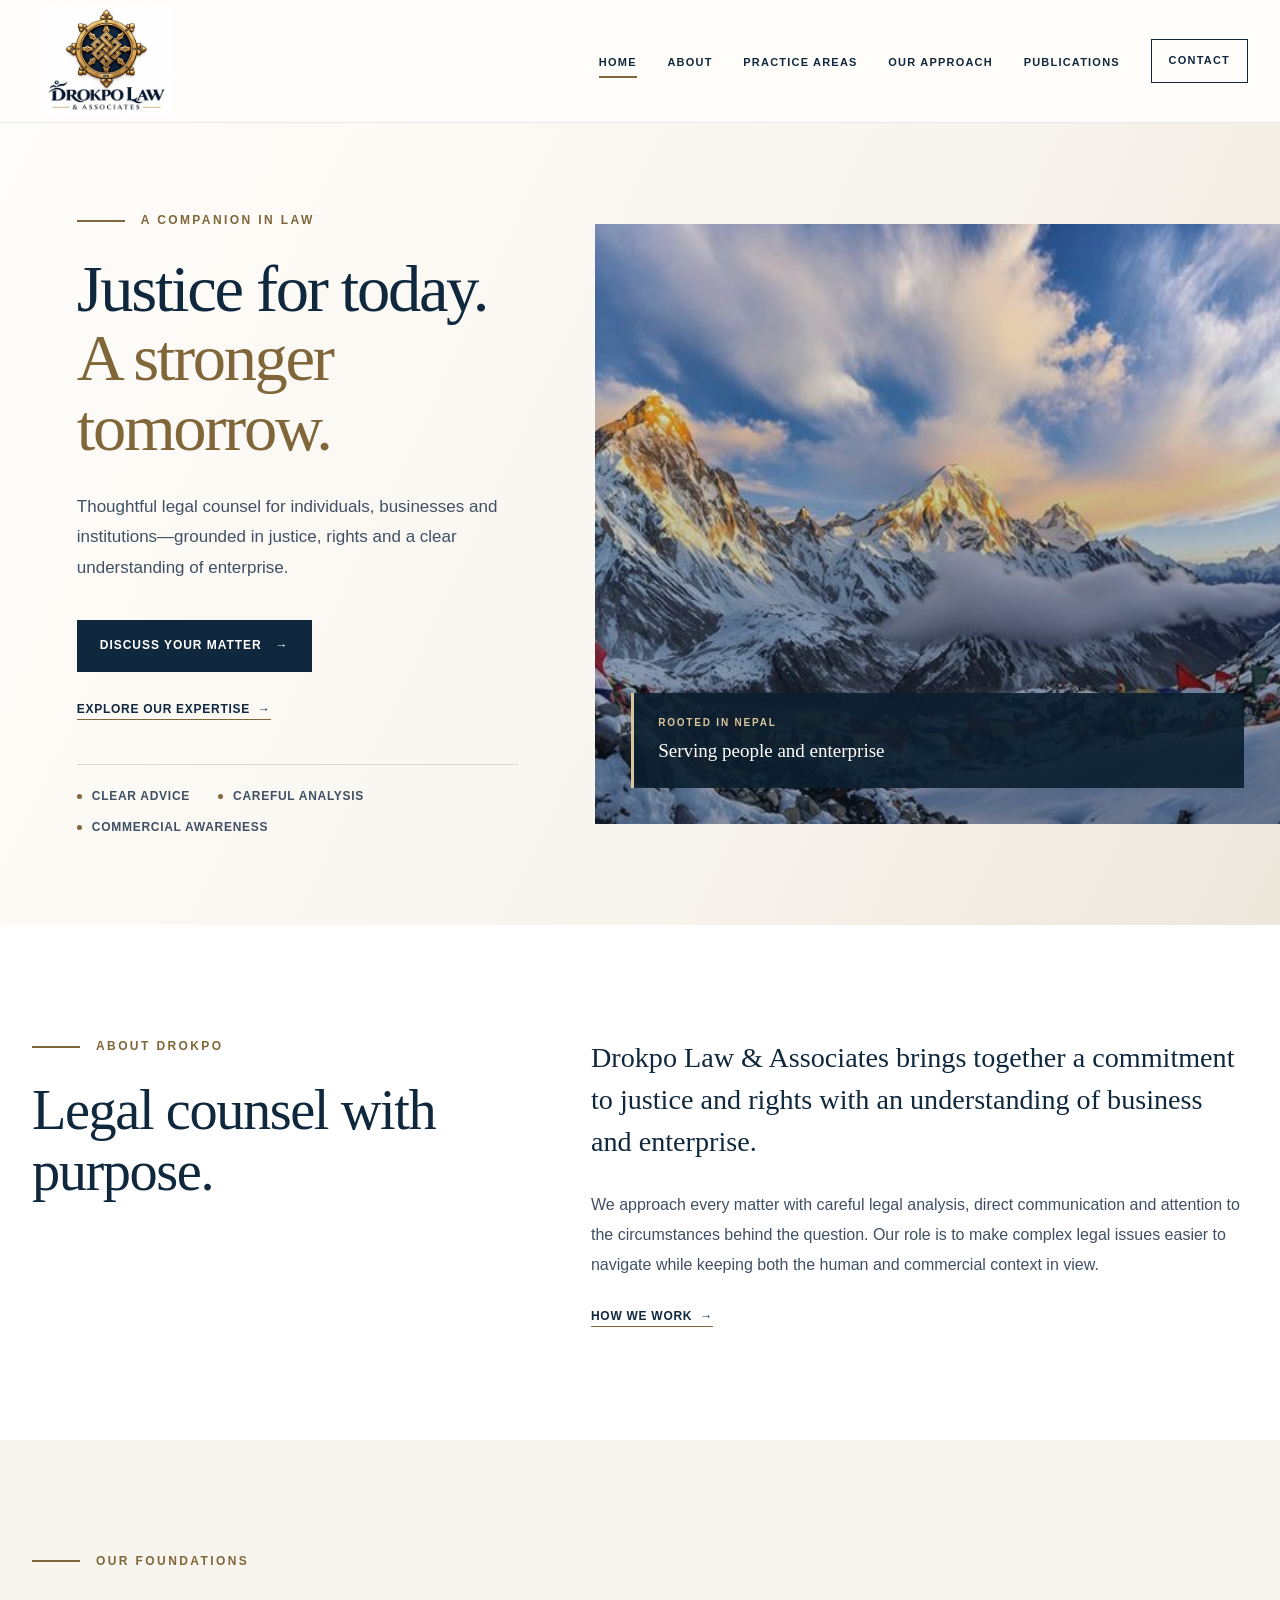
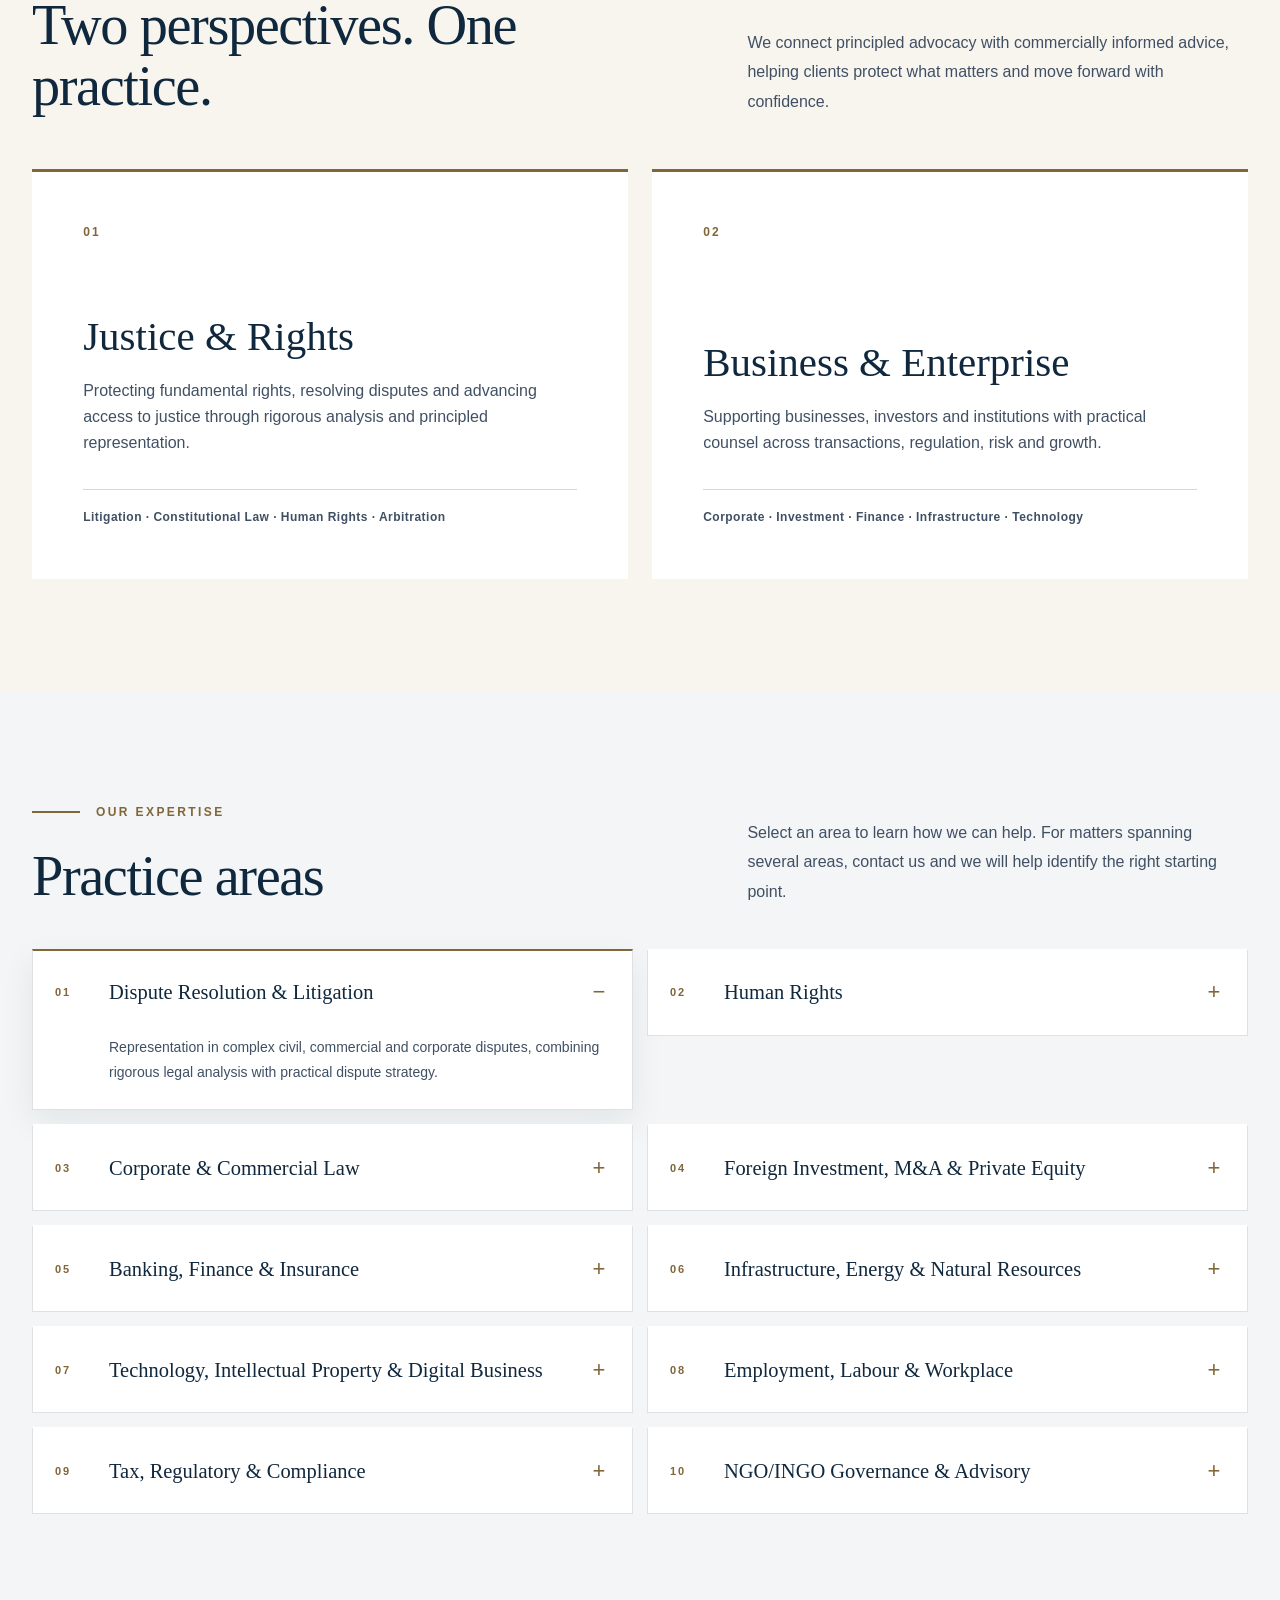
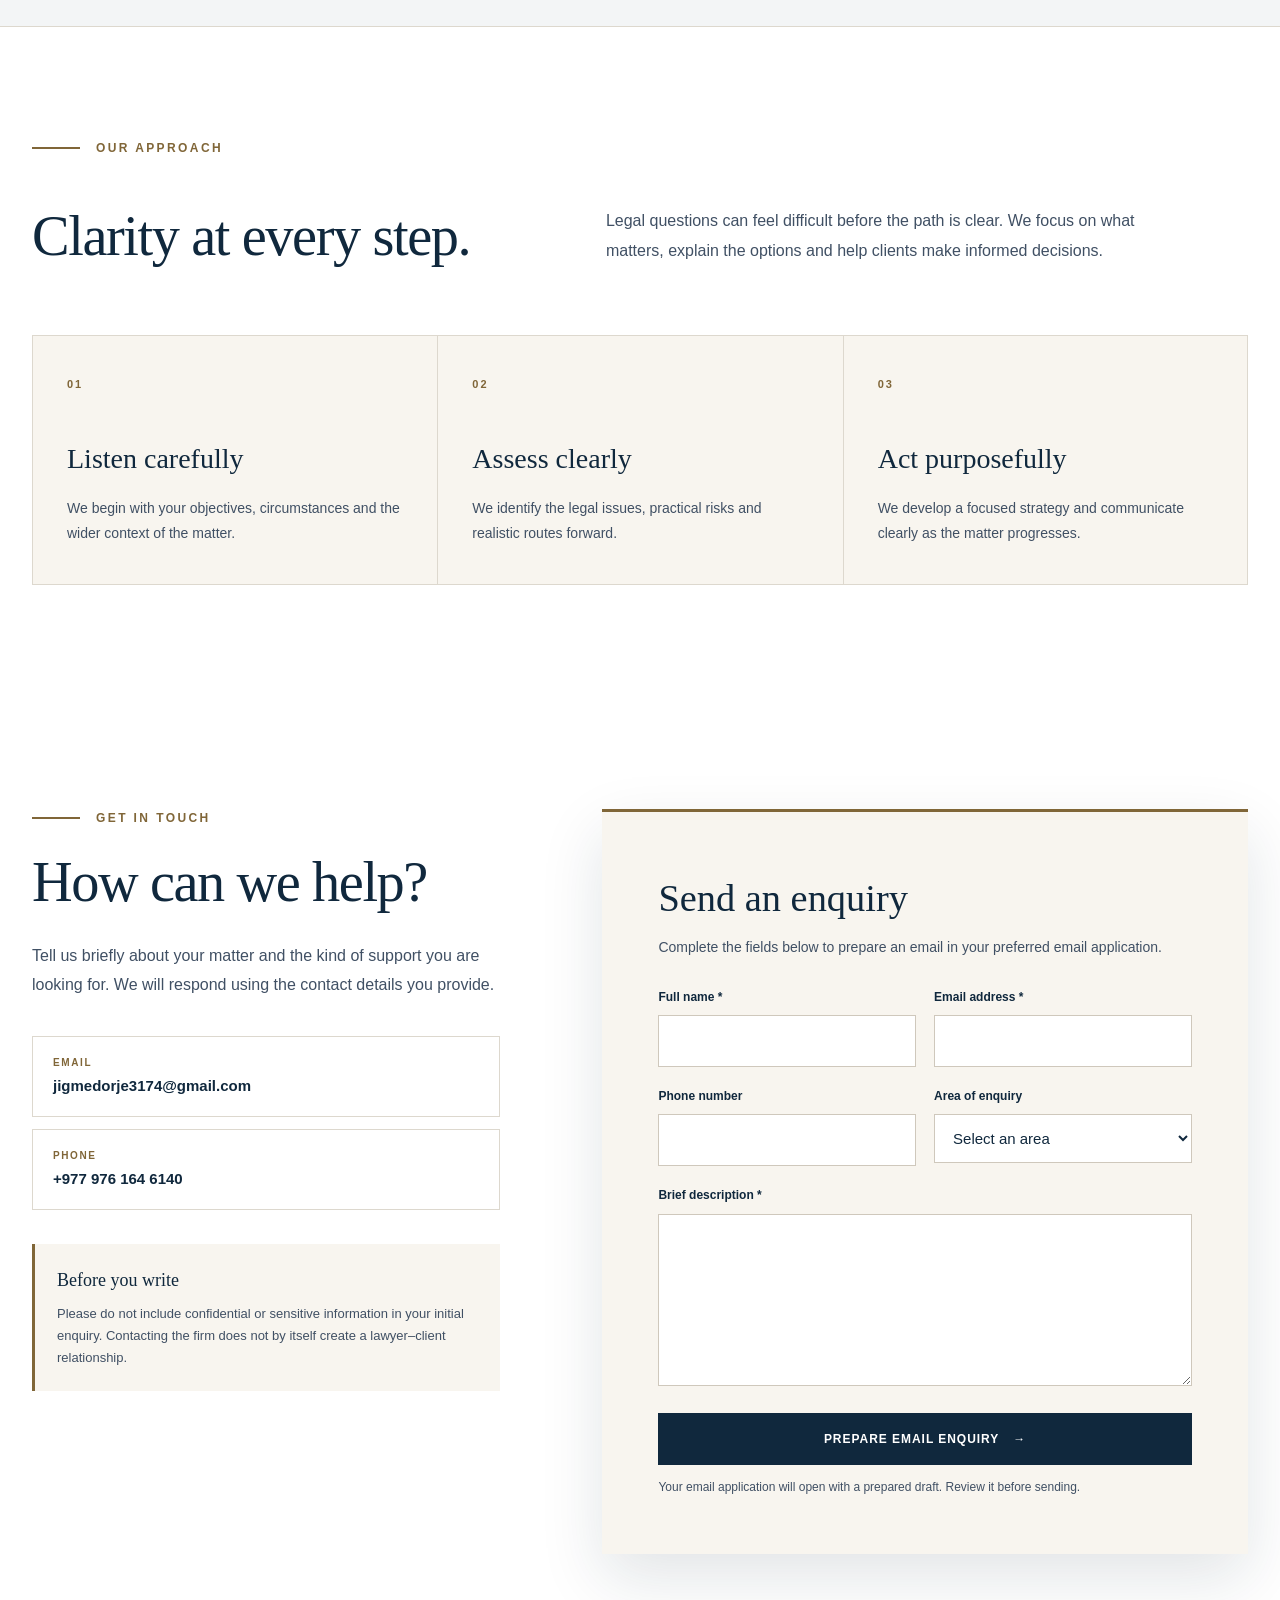
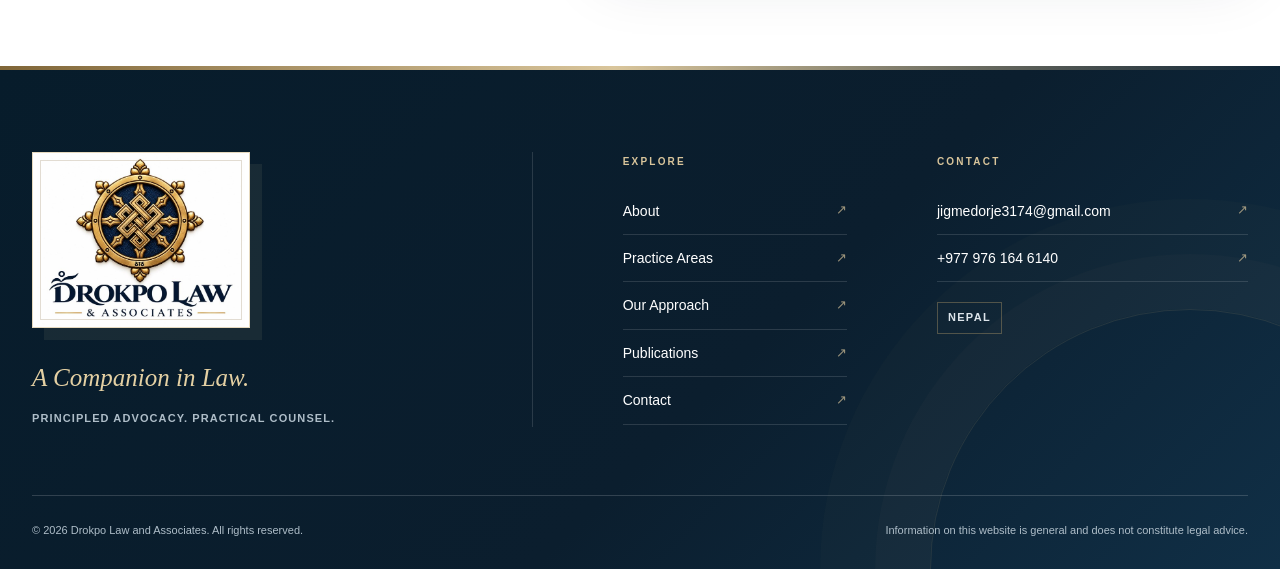
<file: index.html>
<!doctype html>
<html lang="en">
<head>
  <meta charset="utf-8">
  <meta name="viewport" content="width=device-width, initial-scale=1">
  <meta name="theme-color" content="#10283d">
  <meta name="description" content="Drokpo Law and Associates provides legal counsel in disputes, human rights, corporate law, investment, finance, technology and regulatory matters in Nepal.">
  <meta name="robots" content="index, follow">

  <meta property="og:type" content="website">
  <meta property="og:site_name" content="Drokpo Law &amp; Associates">
  <meta property="og:title" content="Drokpo Law &amp; Associates | A Companion in Law">
  <meta property="og:description" content="Thoughtful, commercially aware legal counsel for individuals, businesses and institutions in Nepal.">
  <meta property="og:image" content="drokpo-hero.jpg">
  <meta property="og:image:alt" content="The Himalayan landscape of Nepal">

  <meta name="twitter:card" content="summary_large_image">

  <title>Drokpo Law &amp; Associates | A Companion in Law</title>
  <link rel="icon" href="favicon-32.png" type="image/png" sizes="32x32">
  <link rel="icon" href="favicon-48.png" type="image/png" sizes="48x48">
  <link rel="apple-touch-icon" href="apple-touch-icon.png">
  <link rel="stylesheet" href="styles.css?v=15">

  <script type="application/ld+json">
  {
    "@context": "https://schema.org",
    "@type": "LegalService",
    "name": "Drokpo Law and Associates",
    "description": "Legal counsel for individuals, businesses and institutions across disputes, rights, enterprise and regulation in Nepal.",
    "areaServed": { "@type": "Country", "name": "Nepal" },
    "email": "jigmedorje3174@gmail.com",
    "telephone": "+977-9761646140",
    "logo": "drokpo-logo.jpg",
    "image": "drokpo-hero.jpg",
    "address": { "@type": "PostalAddress", "addressCountry": "NP" },
    "slogan": "A Companion in Law"
  }
  </script>
</head>

<body>
  <a class="skip-link" href="#main-content">Skip to main content</a>

  <header class="site-header" id="top">
    <div class="header-inner">
      <a class="brand" href="index.html" aria-label="Drokpo Law and Associates home">
        <span class="brand-crop" aria-hidden="true">
          <img src="drokpo-logo.jpg?v=5" alt="" width="640" height="533" decoding="async">
        </span>
      </a>

      <button class="menu-toggle" type="button" aria-expanded="false" aria-controls="main-navigation">
        <span class="menu-label">Menu</span>
        <span class="menu-icon" aria-hidden="true"></span>
      </button>

      <nav class="main-nav" id="main-navigation" aria-label="Main navigation">
        <a href="index.html" aria-current="page">Home</a>
        <a href="about.html">About</a>
        <a href="practice-areas.html">Practice Areas</a>
        <a href="approach.html">Our Approach</a>
        <a href="publications.html">Publications</a>
        <a class="nav-contact" href="contact.html">Contact</a>
      </nav>
    </div>
  </header>

  <main id="main-content">
    <section class="hero" aria-labelledby="hero-title">
      <div class="hero-inner">
        <div class="hero-content">
          <p class="eyebrow">A companion in law</p>
          <h1 id="hero-title">Justice for today.<br><span>A stronger tomorrow.</span></h1>
          <p class="hero-lead">Thoughtful legal counsel for individuals, businesses and institutions—grounded in justice, rights and a clear understanding of enterprise.</p>
          <div class="hero-actions">
            <a class="button button-primary" href="contact.html">Discuss your matter <span aria-hidden="true">→</span></a>
            <a class="text-link" href="practice-areas.html">Explore our expertise <span aria-hidden="true">→</span></a>
          </div>
          <ul class="hero-signals" aria-label="Firm qualities">
            <li>Clear advice</li>
            <li>Careful analysis</li>
            <li>Commercial awareness</li>
          </ul>
        </div>

        <figure class="hero-visual">
          <img src="drokpo-hero.jpg" alt="Snow-covered Himalayan mountains and prayer flags in Nepal" width="735" height="410" fetchpriority="high" decoding="async">
          <figcaption>
            <span>Rooted in Nepal</span>
            <strong>Serving people and enterprise</strong>
          </figcaption>
        </figure>
      </div>
    </section>

    <section class="about section" id="about" aria-labelledby="about-title">
      <div class="section-inner about-grid">
        <div class="section-heading">
          <p class="eyebrow">About Drokpo</p>
          <h2 id="about-title">Legal counsel with purpose.</h2>
        </div>
        <div class="about-copy">
          <p class="lead-copy">Drokpo Law &amp; Associates brings together a commitment to justice and rights with an understanding of business and enterprise.</p>
          <p>We approach every matter with careful legal analysis, direct communication and attention to the circumstances behind the question. Our role is to make complex legal issues easier to navigate while keeping both the human and commercial context in view.</p>
          <a class="text-link" href="approach.html">How we work <span aria-hidden="true">→</span></a>
        </div>
      </div>
    </section>

    <section class="foundations section" aria-labelledby="foundations-title">
      <div class="section-inner">
        <div class="split-heading">
          <div>
            <p class="eyebrow">Our foundations</p>
            <h2 id="foundations-title">Two perspectives. One practice.</h2>
          </div>
          <p>We connect principled advocacy with commercially informed advice, helping clients protect what matters and move forward with confidence.</p>
        </div>

        <div class="foundation-grid">
          <article class="foundation-card foundation-justice">
            <p class="card-number">01</p>
            <h3>Justice &amp; Rights</h3>
            <p>Protecting fundamental rights, resolving disputes and advancing access to justice through rigorous analysis and principled representation.</p>
            <p class="practice-tags">Litigation · Constitutional Law · Human Rights · Arbitration</p>
          </article>
          <article class="foundation-card foundation-enterprise">
            <p class="card-number">02</p>
            <h3>Business &amp; Enterprise</h3>
            <p>Supporting businesses, investors and institutions with practical counsel across transactions, regulation, risk and growth.</p>
            <p class="practice-tags">Corporate · Investment · Finance · Infrastructure · Technology</p>
          </article>
        </div>
      </div>
    </section>

    <section class="practice section" id="practice" aria-labelledby="practice-title">
      <div class="section-inner">
        <div class="split-heading practice-heading">
          <div>
            <p class="eyebrow">Our expertise</p>
            <h2 id="practice-title">Practice areas</h2>
          </div>
          <p>Select an area to learn how we can help. For matters spanning several areas, contact us and we will help identify the right starting point.</p>
        </div>

        <div class="practice-list">
          <details class="practice-item" open>
            <summary><span>01</span>Dispute Resolution &amp; Litigation</summary>
            <p>Representation in complex civil, commercial and corporate disputes, combining rigorous legal analysis with practical dispute strategy.</p>
          </details>
          <details class="practice-item">
            <summary><span>02</span>Human Rights</summary>
            <p>Advice and representation for individuals, communities and institutions in matters involving human and constitutional rights.</p>
          </details>
          <details class="practice-item">
            <summary><span>03</span>Corporate &amp; Commercial Law</summary>
            <p>Commercially grounded advice from establishment and structuring through governance, expansion, restructuring and exit.</p>
          </details>
          <details class="practice-item">
            <summary><span>04</span>Foreign Investment, M&amp;A &amp; Private Equity</summary>
            <p>Support for domestic and international investors across market entry, transaction structuring, approvals, ownership and exit.</p>
          </details>
          <details class="practice-item">
            <summary><span>05</span>Banking, Finance &amp; Insurance</summary>
            <p>Advice on financial transactions, regulatory obligations and disputes for institutions, businesses, investors and stakeholders.</p>
          </details>
          <details class="practice-item">
            <summary><span>06</span>Infrastructure, Energy &amp; Natural Resources</summary>
            <p>Legal, commercial and regulatory advice for investors, developers, contractors and institutions involved in major projects.</p>
          </details>
          <details class="practice-item">
            <summary><span>07</span>Technology, Intellectual Property &amp; Digital Business</summary>
            <p>Protection of intellectual assets and guidance through the legal questions created by technology and the digital economy.</p>
          </details>
          <details class="practice-item">
            <summary><span>08</span>Employment, Labour &amp; Workplace</summary>
            <p>Advice for employers, employees and institutions on workplace relationships, compliance and dispute resolution.</p>
          </details>
          <details class="practice-item">
            <summary><span>09</span>Tax, Regulatory &amp; Compliance</summary>
            <p>Practical guidance to understand obligations, manage regulatory risk and structure affairs in accordance with applicable law.</p>
          </details>
          <details class="practice-item">
            <summary><span>10</span>NGO/INGO Governance &amp; Advisory</summary>
            <p>Governance, regulatory and institutional advice for NGOs, INGOs, foundations and other mission-driven organizations.</p>
          </details>
        </div>
      </div>
    </section>

    <section class="approach section" id="approach" aria-labelledby="approach-title">
      <div class="section-inner">
        <div class="section-heading approach-heading">
          <p class="eyebrow">Our approach</p>
          <h2 id="approach-title">Clarity at every step.</h2>
          <p>Legal questions can feel difficult before the path is clear. We focus on what matters, explain the options and help clients make informed decisions.</p>
        </div>

        <ol class="steps">
          <li><span>01</span><h3>Listen carefully</h3><p>We begin with your objectives, circumstances and the wider context of the matter.</p></li>
          <li><span>02</span><h3>Assess clearly</h3><p>We identify the legal issues, practical risks and realistic routes forward.</p></li>
          <li><span>03</span><h3>Act purposefully</h3><p>We develop a focused strategy and communicate clearly as the matter progresses.</p></li>
        </ol>
      </div>
    </section>

    <section class="contact section" id="contact" aria-labelledby="contact-title">
      <div class="section-inner contact-grid">
        <div class="contact-intro">
          <p class="eyebrow">Get in touch</p>
          <h2 id="contact-title">How can we help?</h2>
          <p>Tell us briefly about your matter and the kind of support you are looking for. We will respond using the contact details you provide.</p>

          <div class="contact-methods">
            <a href="mailto:jigmedorje3174@gmail.com"><span>Email</span><strong>jigmedorje3174@gmail.com</strong></a>
            <a href="tel:+9779761646140"><span>Phone</span><strong>+977&nbsp;976&nbsp;164&nbsp;6140</strong></a>
          </div>

          <aside class="contact-notice" aria-label="Confidentiality notice">
            <strong>Before you write</strong>
            <p>Please do not include confidential or sensitive information in your initial enquiry. Contacting the firm does not by itself create a lawyer–client relationship.</p>
          </aside>
        </div>

        <div class="contact-panel">
          <h3>Send an enquiry</h3>
          <p class="form-intro">Complete the fields below to prepare an email in your preferred email application.</p>

          <form id="contact-form">
            <div class="form-row">
              <div class="form-group">
                <label for="client-name">Full name <span aria-hidden="true">*</span></label>
                <input id="client-name" name="name" type="text" autocomplete="name" required>
              </div>
              <div class="form-group">
                <label for="client-email">Email address <span aria-hidden="true">*</span></label>
                <input id="client-email" name="email" type="email" autocomplete="email" required>
              </div>
            </div>

            <div class="form-row">
              <div class="form-group">
                <label for="client-phone">Phone number</label>
                <input id="client-phone" name="phone" type="tel" autocomplete="tel">
              </div>
              <div class="form-group">
                <label for="client-service">Area of enquiry</label>
                <select id="client-service" name="service">
                  <option value="">Select an area</option>
                  <option>Dispute Resolution &amp; Litigation</option>
                  <option>Human Rights</option>
                  <option>Corporate &amp; Commercial Law</option>
                  <option>Foreign Investment, M&amp;A &amp; Private Equity</option>
                  <option>Banking, Finance &amp; Insurance</option>
                  <option>Infrastructure, Energy &amp; Natural Resources</option>
                  <option>Technology, Intellectual Property &amp; Digital Business</option>
                  <option>Employment, Labour &amp; Workplace</option>
                  <option>Tax, Regulatory &amp; Compliance</option>
                  <option>NGO/INGO Governance &amp; Advisory</option>
                </select>
              </div>
            </div>

            <div class="form-group">
              <label for="client-message">Brief description <span aria-hidden="true">*</span></label>
              <textarea id="client-message" name="message" rows="6" required></textarea>
            </div>

            <button class="button button-primary form-submit" type="submit">Prepare email enquiry <span aria-hidden="true">→</span></button>
            <p class="form-note" id="form-note" aria-live="polite">Your email application will open with a prepared draft. Review it before sending.</p>
          </form>
        </div>
      </div>
    </section>
  </main>

  <footer class="site-footer">
    <div class="section-inner">
      <div class="footer-main">
        <div class="footer-brand">
          <a class="footer-logo" href="index.html" aria-label="Drokpo Law and Associates home">
            <img src="drokpo-logo.jpg?v=5" width="640" height="533" alt="Drokpo Law and Associates">
          </a>
          <p class="footer-tagline">A Companion in Law.</p>
          <p class="footer-statement">Principled advocacy. Practical counsel.</p>
        </div>
        <div class="footer-column">
          <h2>Explore</h2>
          <a href="about.html">About</a>
          <a href="practice-areas.html">Practice Areas</a>
          <a href="approach.html">Our Approach</a>
          <a href="publications.html">Publications</a>
          <a href="contact.html">Contact</a>
        </div>
        <div class="footer-column footer-contact">
          <h2>Contact</h2>
          <a href="mailto:jigmedorje3174@gmail.com">jigmedorje3174@gmail.com</a>
          <a href="tel:+9779761646140">+977&nbsp;976&nbsp;164&nbsp;6140</a>
          <p>Nepal</p>
        </div>
      </div>
      <div class="footer-bottom">
        <p>© <span id="current-year">2026</span> Drokpo Law and Associates. All rights reserved.</p>
        <p>Information on this website is general and does not constitute legal advice.</p>
      </div>
    </div>
  </footer>

  <script src="app.js?v=5" defer></script>
</body>
</html>
</file>
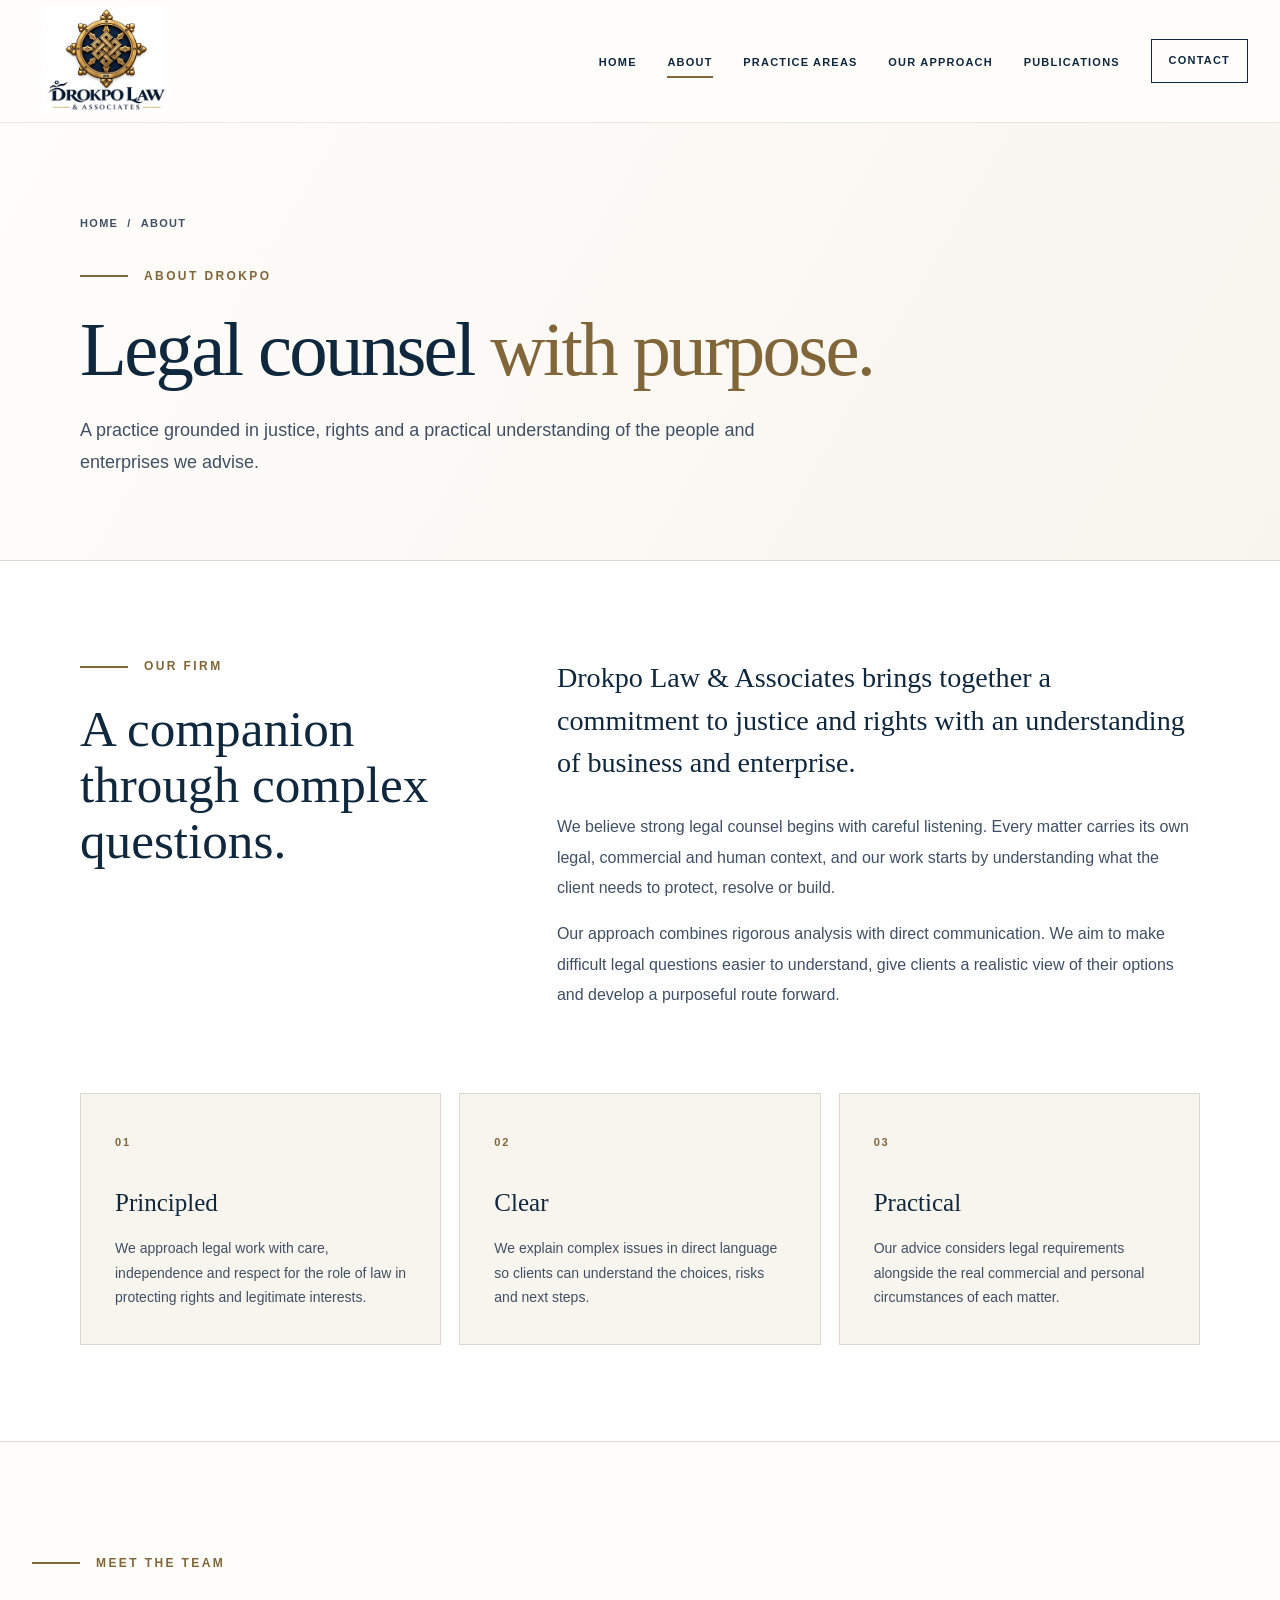
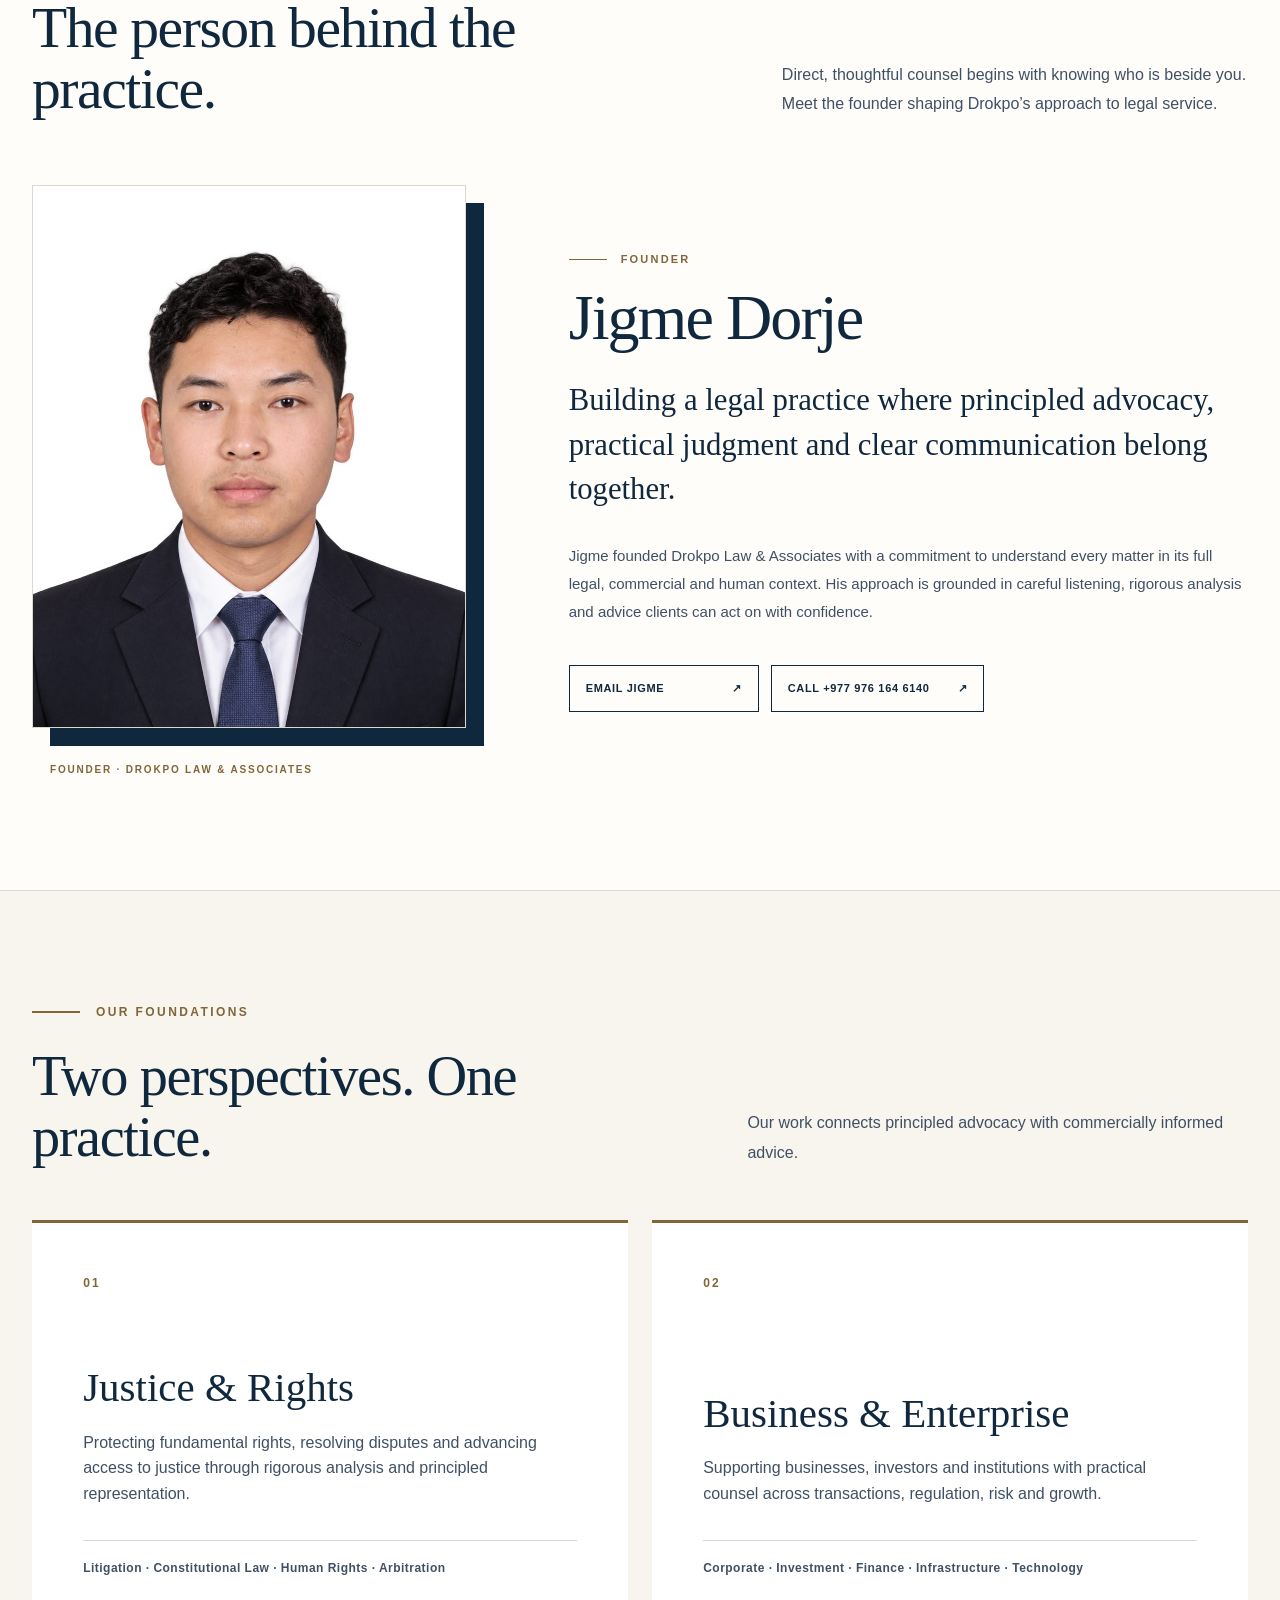
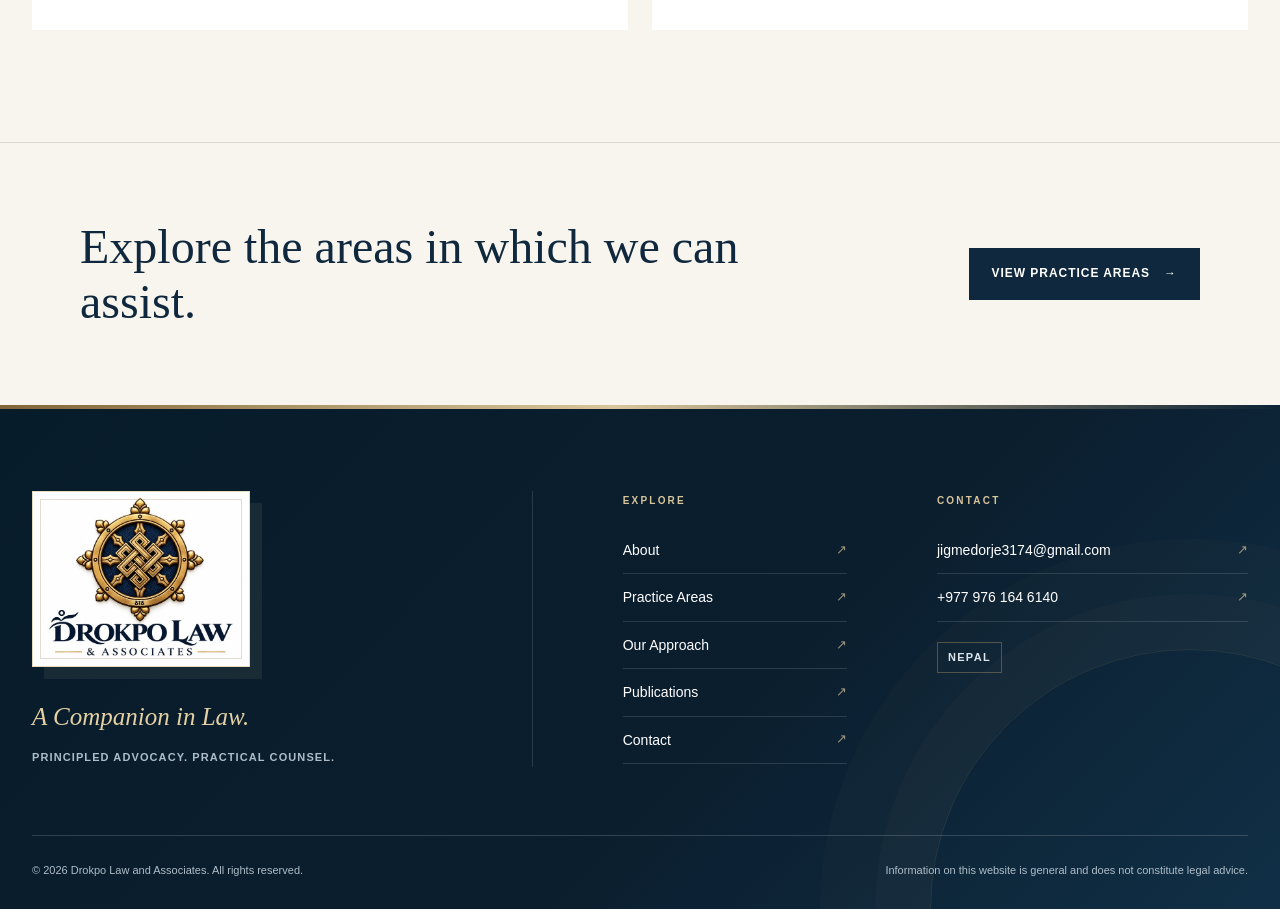
<file: about.html>
<!doctype html>
<html lang="en">
<head>
  <meta charset="utf-8">
  <meta name="viewport" content="width=device-width, initial-scale=1">
  <meta name="theme-color" content="#10283d">
  <meta name="description" content="Learn about Drokpo Law and Associates and our commitment to clear, principled and commercially aware legal counsel in Nepal.">
  <meta name="robots" content="index, follow">
  <meta property="og:type" content="website">
  <meta property="og:site_name" content="Drokpo Law &amp; Associates">
  <meta property="og:title" content="About | Drokpo Law &amp; Associates">
  <meta property="og:description" content="Learn about Drokpo Law and Associates and our commitment to clear, principled and commercially aware legal counsel in Nepal.">
  <meta property="og:image" content="drokpo-hero.jpg">
  <meta property="og:image:alt" content="The Himalayan landscape of Nepal">
  <meta name="twitter:card" content="summary_large_image">
  <title>About | Drokpo Law &amp; Associates</title>
  <link rel="icon" href="favicon-32.png" type="image/png" sizes="32x32">
  <link rel="icon" href="favicon-48.png" type="image/png" sizes="48x48">
  <link rel="apple-touch-icon" href="apple-touch-icon.png">
  <link rel="stylesheet" href="styles.css?v=15">
</head>
<body>
  <a class="skip-link" href="#main-content">Skip to main content</a>
  <header class="site-header" id="top">
    <div class="header-inner">
      <a class="brand" href="index.html" aria-label="Drokpo Law and Associates home"><span class="brand-crop" aria-hidden="true"><img src="drokpo-logo.jpg?v=5" alt="" width="640" height="533" decoding="async"></span></a>
      <button class="menu-toggle" type="button" aria-expanded="false" aria-controls="main-navigation"><span class="menu-label">Menu</span><span class="menu-icon" aria-hidden="true"></span></button>
      <nav class="main-nav" id="main-navigation" aria-label="Main navigation">
        <a href="index.html">Home</a>
        <a href="about.html" aria-current="page">About</a>
        <a href="practice-areas.html">Practice Areas</a>
        <a href="approach.html">Our Approach</a>
        <a href="publications.html">Publications</a>
        <a class="nav-contact" href="contact.html">Contact</a>
      </nav>
    </div>
  </header>

  <main id="main-content">
    <section class="page-hero" aria-labelledby="page-title">
      <div class="page-hero-inner">
        <nav class="page-breadcrumb" aria-label="Breadcrumb"><a href="index.html">Home</a><span aria-hidden="true">/</span><span>About</span></nav>
        <p class="eyebrow">About Drokpo</p>
        <h1 id="page-title">Legal counsel <span>with purpose.</span></h1>
        <p class="page-hero-copy">A practice grounded in justice, rights and a practical understanding of the people and enterprises we advise.</p>
      </div>
    </section>

    <section class="page-content" aria-labelledby="story-title">
      <div class="page-content-inner">
        <div class="prose-grid">
          <div><p class="eyebrow">Our firm</p><h2 id="story-title">A companion through complex questions.</h2></div>
          <div class="prose-copy">
            <p class="lead-copy">Drokpo Law &amp; Associates brings together a commitment to justice and rights with an understanding of business and enterprise.</p>
            <p>We believe strong legal counsel begins with careful listening. Every matter carries its own legal, commercial and human context, and our work starts by understanding what the client needs to protect, resolve or build.</p>
            <p>Our approach combines rigorous analysis with direct communication. We aim to make difficult legal questions easier to understand, give clients a realistic view of their options and develop a purposeful route forward.</p>
          </div>
        </div>

        <div class="value-grid" role="group" aria-label="Our commitments">
          <article class="value-card"><span>01</span><h3>Principled</h3><p>We approach legal work with care, independence and respect for the role of law in protecting rights and legitimate interests.</p></article>
          <article class="value-card"><span>02</span><h3>Clear</h3><p>We explain complex issues in direct language so clients can understand the choices, risks and next steps.</p></article>
          <article class="value-card"><span>03</span><h3>Practical</h3><p>Our advice considers legal requirements alongside the real commercial and personal circumstances of each matter.</p></article>
        </div>
      </div>
    </section>

    <section class="team-section section" aria-labelledby="team-title">
      <div class="section-inner">
        <div class="team-heading">
          <div>
            <p class="eyebrow">Meet the team</p>
            <h2 id="team-title">The person behind the practice.</h2>
          </div>
          <p>Direct, thoughtful counsel begins with knowing who is beside you. Meet the founder shaping Drokpo’s approach to legal service.</p>
        </div>

        <article class="team-feature">
          <figure class="team-portrait">
            <div class="team-photo-frame">
              <span aria-hidden="true">JD</span>
              <img src="jigme.jpg" alt="Jigme Dorje, Founder of Drokpo Law and Associates" width="900" height="1080" loading="lazy" decoding="async" data-team-photo>
            </div>
            <figcaption>Founder · Drokpo Law &amp; Associates</figcaption>
          </figure>
          <div class="team-profile">
            <p class="team-role">Founder</p>
            <h3>Jigme Dorje</h3>
            <p class="team-lead">Building a legal practice where principled advocacy, practical judgment and clear communication belong together.</p>
            <p>Jigme founded Drokpo Law &amp; Associates with a commitment to understand every matter in its full legal, commercial and human context. His approach is grounded in careful listening, rigorous analysis and advice clients can act on with confidence.</p>
            <div class="team-contact-links" role="group" aria-label="Contact Jigme Dorje">
              <a href="mailto:jigmedorje3174@gmail.com">Email Jigme <span aria-hidden="true">↗</span></a>
              <a href="tel:+9779761646140">Call +977&nbsp;976&nbsp;164&nbsp;6140 <span aria-hidden="true">↗</span></a>
            </div>
          </div>
        </article>
      </div>
    </section>

    <section class="foundations section" aria-labelledby="foundations-title">
      <div class="section-inner">
        <div class="split-heading"><div><p class="eyebrow">Our foundations</p><h2 id="foundations-title">Two perspectives. One practice.</h2></div><p>Our work connects principled advocacy with commercially informed advice.</p></div>
        <div class="foundation-grid">
          <article class="foundation-card foundation-justice"><p class="card-number">01</p><h3>Justice &amp; Rights</h3><p>Protecting fundamental rights, resolving disputes and advancing access to justice through rigorous analysis and principled representation.</p><p class="practice-tags">Litigation · Constitutional Law · Human Rights · Arbitration</p></article>
          <article class="foundation-card foundation-enterprise"><p class="card-number">02</p><h3>Business &amp; Enterprise</h3><p>Supporting businesses, investors and institutions with practical counsel across transactions, regulation, risk and growth.</p><p class="practice-tags">Corporate · Investment · Finance · Infrastructure · Technology</p></article>
        </div>
      </div>
    </section>

    <section class="page-cta"><div class="page-cta-inner"><h2>Explore the areas in which we can assist.</h2><a class="button" href="practice-areas.html">View practice areas <span aria-hidden="true">→</span></a></div></section>
  </main>

  <footer class="site-footer"><div class="section-inner"><div class="footer-main"><div class="footer-brand"><a class="footer-logo" href="index.html" aria-label="Drokpo Law and Associates home"><img src="drokpo-logo.jpg?v=5" width="640" height="533" alt="Drokpo Law and Associates"></a><p class="footer-tagline">A Companion in Law.</p><p class="footer-statement">Principled advocacy. Practical counsel.</p></div><div class="footer-column"><h2>Explore</h2><a href="about.html">About</a><a href="practice-areas.html">Practice Areas</a><a href="approach.html">Our Approach</a><a href="publications.html">Publications</a><a href="contact.html">Contact</a></div><div class="footer-column footer-contact"><h2>Contact</h2><a href="mailto:jigmedorje3174@gmail.com">jigmedorje3174@gmail.com</a><a href="tel:+9779761646140">+977&nbsp;976&nbsp;164&nbsp;6140</a><p>Nepal</p></div></div><div class="footer-bottom"><p>© <span id="current-year">2026</span> Drokpo Law and Associates. All rights reserved.</p><p>Information on this website is general and does not constitute legal advice.</p></div></div></footer>
  <script src="app.js?v=5" defer></script>
</body>
</html>
</file>
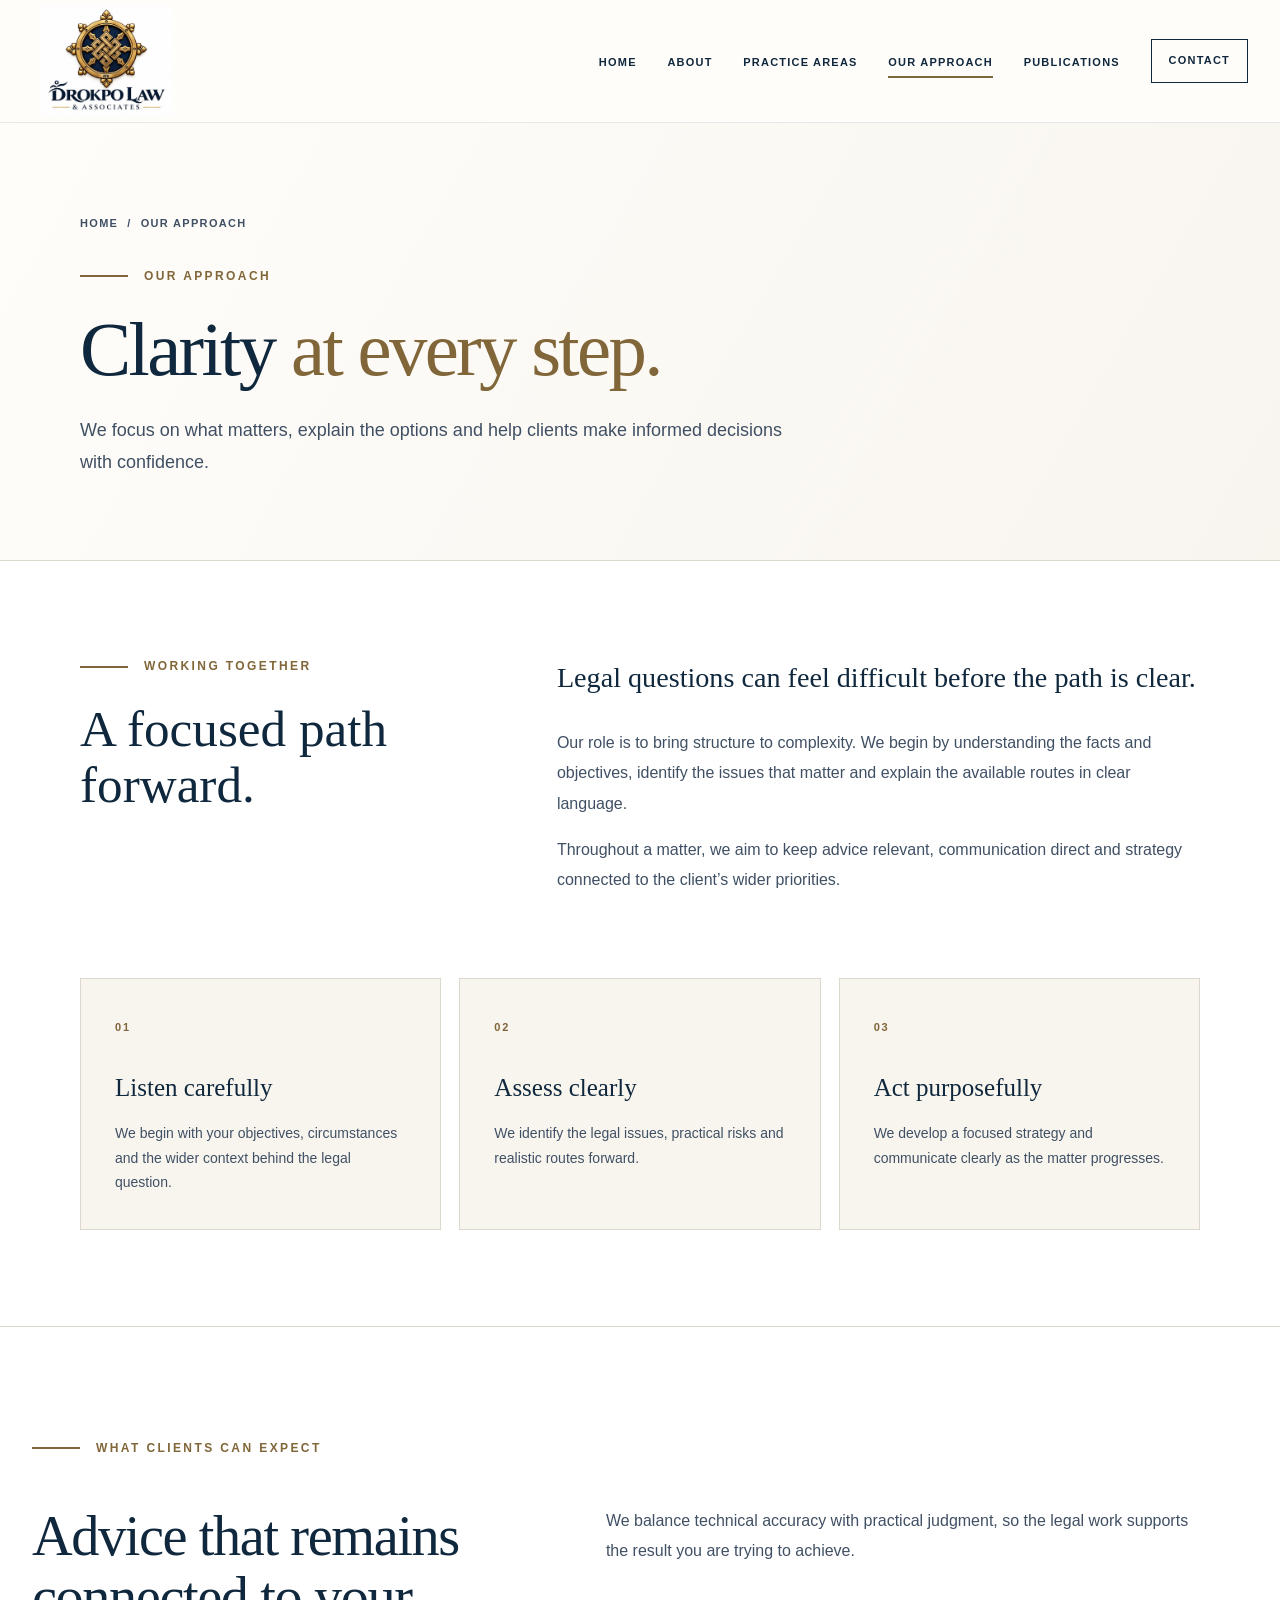
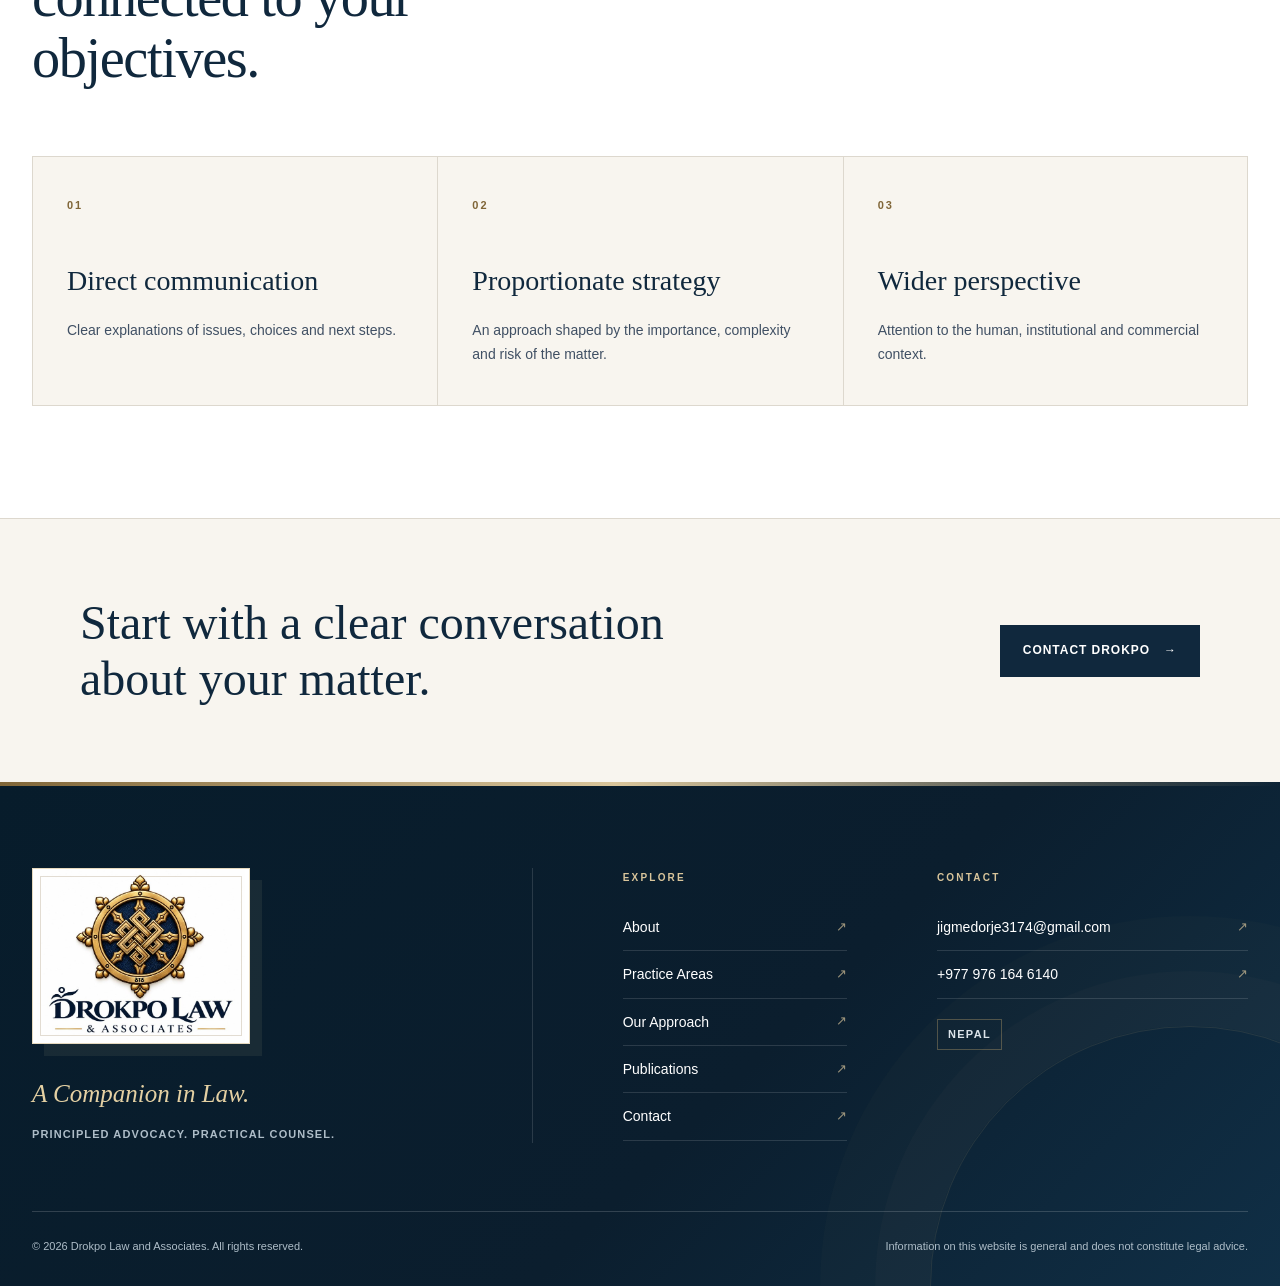
<file: approach.html>
<!doctype html>
<html lang="en">
<head>
  <meta charset="utf-8">
  <meta name="viewport" content="width=device-width, initial-scale=1">
  <meta name="theme-color" content="#10283d">
  <meta name="description" content="Learn how Drokpo Law and Associates approaches legal matters through careful listening, clear assessment and purposeful action.">
  <meta name="robots" content="index, follow">
  <meta property="og:type" content="website">
  <meta property="og:site_name" content="Drokpo Law &amp; Associates">
  <meta property="og:title" content="Our Approach | Drokpo Law &amp; Associates">
  <meta property="og:description" content="Learn how Drokpo Law and Associates approaches legal matters through careful listening, clear assessment and purposeful action.">
  <meta property="og:image" content="drokpo-hero.jpg">
  <meta property="og:image:alt" content="The Himalayan landscape of Nepal">
  <meta name="twitter:card" content="summary_large_image">
  <title>Our Approach | Drokpo Law &amp; Associates</title>
  <link rel="icon" href="favicon-32.png" type="image/png" sizes="32x32">
  <link rel="icon" href="favicon-48.png" type="image/png" sizes="48x48">
  <link rel="apple-touch-icon" href="apple-touch-icon.png">
  <link rel="stylesheet" href="styles.css?v=15">
</head>
<body>
  <a class="skip-link" href="#main-content">Skip to main content</a>
  <header class="site-header" id="top"><div class="header-inner">
    <a class="brand" href="index.html" aria-label="Drokpo Law and Associates home"><span class="brand-crop" aria-hidden="true"><img src="drokpo-logo.jpg?v=5" alt="" width="640" height="533" decoding="async"></span></a>
    <button class="menu-toggle" type="button" aria-expanded="false" aria-controls="main-navigation"><span class="menu-label">Menu</span><span class="menu-icon" aria-hidden="true"></span></button>
    <nav class="main-nav" id="main-navigation" aria-label="Main navigation"><a href="index.html">Home</a><a href="about.html">About</a><a href="practice-areas.html">Practice Areas</a><a href="approach.html" aria-current="page">Our Approach</a><a href="publications.html">Publications</a><a class="nav-contact" href="contact.html">Contact</a></nav>
  </div></header>

  <main id="main-content">
    <section class="page-hero" aria-labelledby="page-title"><div class="page-hero-inner">
      <nav class="page-breadcrumb" aria-label="Breadcrumb"><a href="index.html">Home</a><span aria-hidden="true">/</span><span>Our Approach</span></nav>
      <p class="eyebrow">Our approach</p>
      <h1 id="page-title">Clarity <span>at every step.</span></h1>
      <p class="page-hero-copy">We focus on what matters, explain the options and help clients make informed decisions with confidence.</p>
    </div></section>

    <section class="page-content" aria-labelledby="approach-intro-title"><div class="page-content-inner">
      <div class="prose-grid">
        <div><p class="eyebrow">Working together</p><h2 id="approach-intro-title">A focused path forward.</h2></div>
        <div class="prose-copy"><p class="lead-copy">Legal questions can feel difficult before the path is clear.</p><p>Our role is to bring structure to complexity. We begin by understanding the facts and objectives, identify the issues that matter and explain the available routes in clear language.</p><p>Throughout a matter, we aim to keep advice relevant, communication direct and strategy connected to the client’s wider priorities.</p></div>
      </div>
      <div class="value-grid">
        <article class="value-card"><span>01</span><h3>Listen carefully</h3><p>We begin with your objectives, circumstances and the wider context behind the legal question.</p></article>
        <article class="value-card"><span>02</span><h3>Assess clearly</h3><p>We identify the legal issues, practical risks and realistic routes forward.</p></article>
        <article class="value-card"><span>03</span><h3>Act purposefully</h3><p>We develop a focused strategy and communicate clearly as the matter progresses.</p></article>
      </div>
    </div></section>

    <section class="approach section" aria-labelledby="principles-title"><div class="section-inner">
      <div class="section-heading approach-heading"><p class="eyebrow">What clients can expect</p><h2 id="principles-title">Advice that remains connected to your objectives.</h2><p>We balance technical accuracy with practical judgment, so the legal work supports the result you are trying to achieve.</p></div>
      <ol class="steps"><li><span>01</span><h3>Direct communication</h3><p>Clear explanations of issues, choices and next steps.</p></li><li><span>02</span><h3>Proportionate strategy</h3><p>An approach shaped by the importance, complexity and risk of the matter.</p></li><li><span>03</span><h3>Wider perspective</h3><p>Attention to the human, institutional and commercial context.</p></li></ol>
    </div></section>
    <section class="page-cta"><div class="page-cta-inner"><h2>Start with a clear conversation about your matter.</h2><a class="button" href="contact.html">Contact Drokpo <span aria-hidden="true">→</span></a></div></section>
  </main>

  <footer class="site-footer"><div class="section-inner"><div class="footer-main"><div class="footer-brand"><a class="footer-logo" href="index.html" aria-label="Drokpo Law and Associates home"><img src="drokpo-logo.jpg?v=5" width="640" height="533" alt="Drokpo Law and Associates"></a><p class="footer-tagline">A Companion in Law.</p><p class="footer-statement">Principled advocacy. Practical counsel.</p></div><div class="footer-column"><h2>Explore</h2><a href="about.html">About</a><a href="practice-areas.html">Practice Areas</a><a href="approach.html">Our Approach</a><a href="publications.html">Publications</a><a href="contact.html">Contact</a></div><div class="footer-column footer-contact"><h2>Contact</h2><a href="mailto:jigmedorje3174@gmail.com">jigmedorje3174@gmail.com</a><a href="tel:+9779761646140">+977&nbsp;976&nbsp;164&nbsp;6140</a><p>Nepal</p></div></div><div class="footer-bottom"><p>© <span id="current-year">2026</span> Drokpo Law and Associates. All rights reserved.</p><p>Information on this website is general and does not constitute legal advice.</p></div></div></footer>
  <script src="app.js?v=5" defer></script>
</body>
</html>
</file>
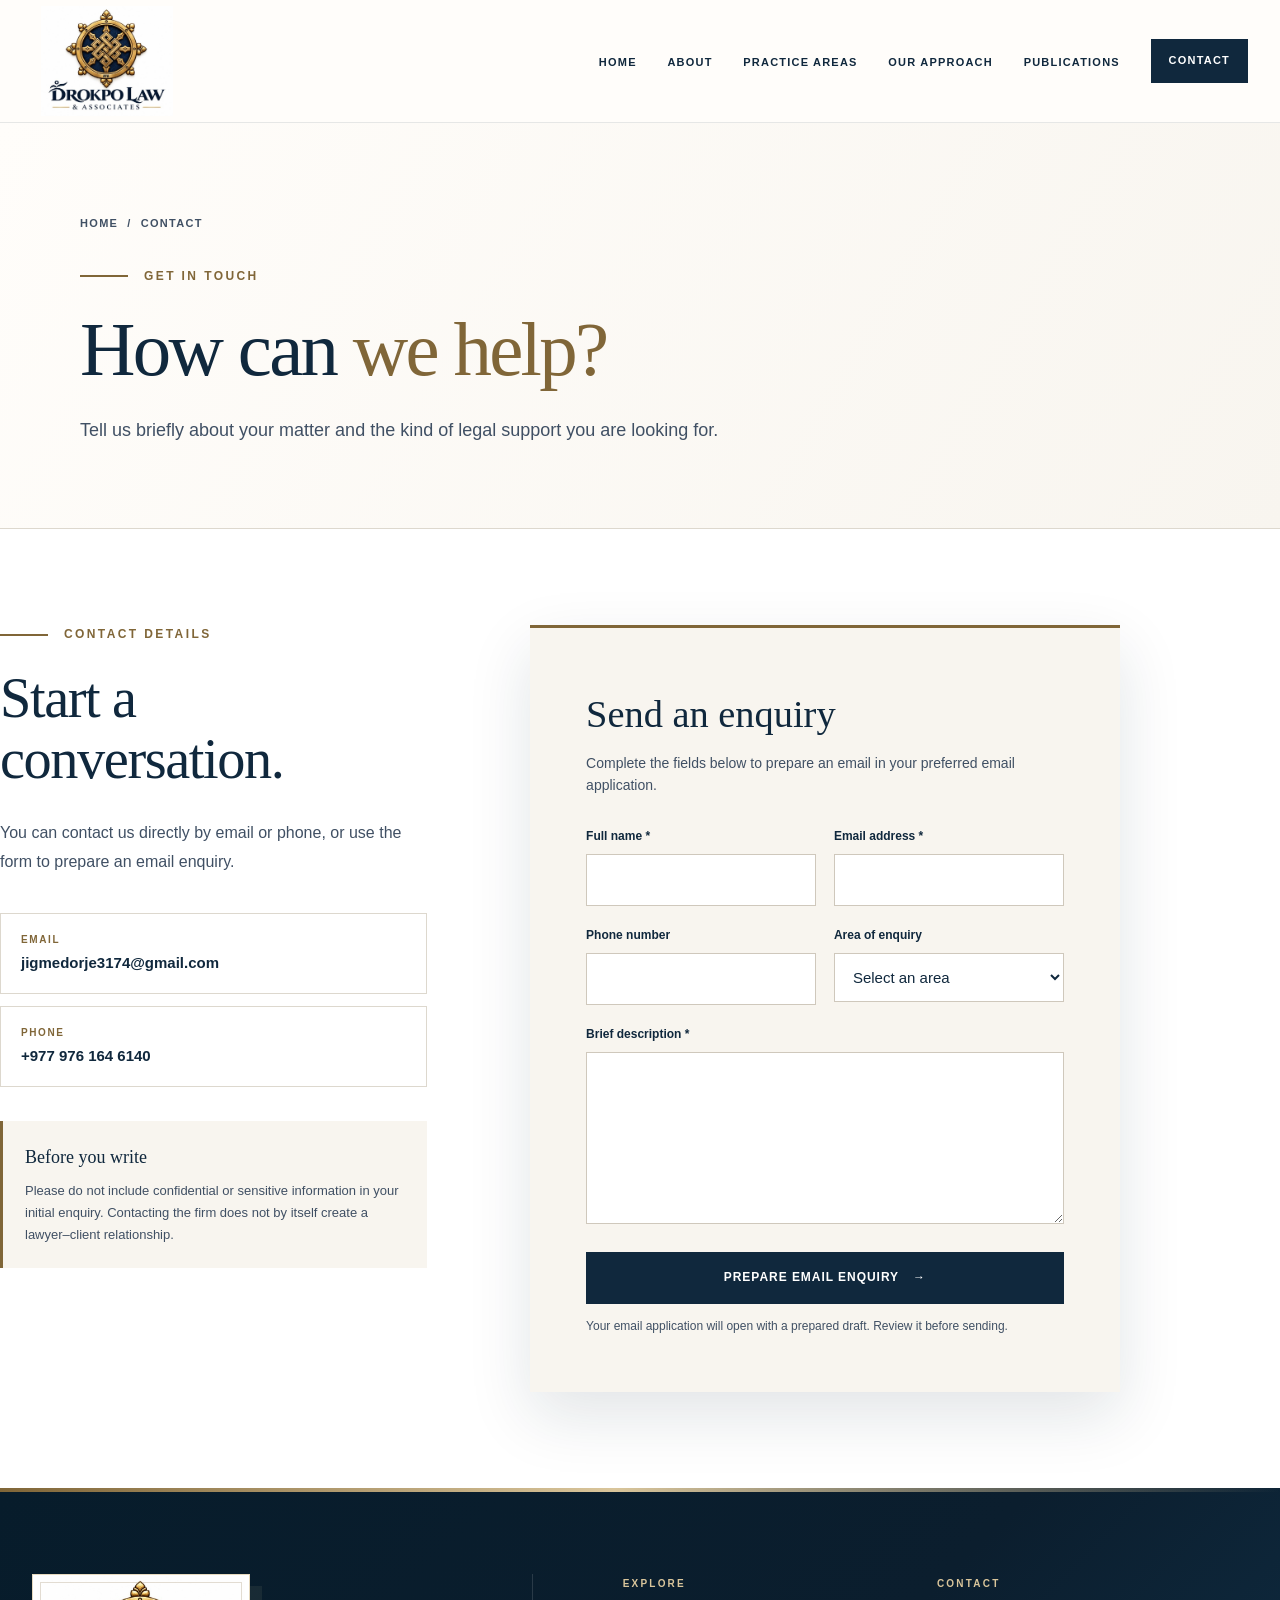
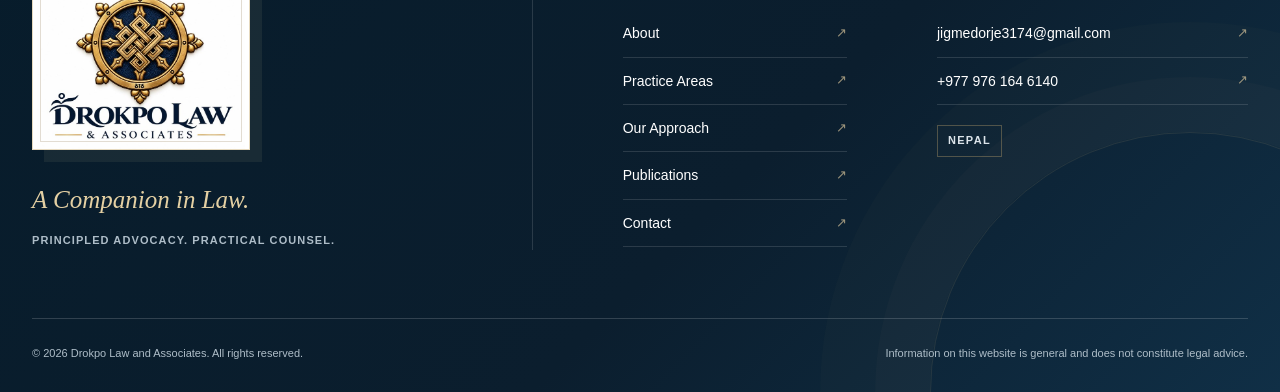
<file: contact.html>
<!doctype html>
<html lang="en">
<head>
  <meta charset="utf-8">
  <meta name="viewport" content="width=device-width, initial-scale=1">
  <meta name="theme-color" content="#10283d">
  <meta name="description" content="Contact Drokpo Law and Associates by email or phone, or prepare an initial legal enquiry.">
  <meta name="robots" content="index, follow">
  <meta property="og:type" content="website">
  <meta property="og:site_name" content="Drokpo Law &amp; Associates">
  <meta property="og:title" content="Contact | Drokpo Law &amp; Associates">
  <meta property="og:description" content="Contact Drokpo Law and Associates by email or phone, or prepare an initial legal enquiry.">
  <meta property="og:image" content="drokpo-hero.jpg">
  <meta property="og:image:alt" content="The Himalayan landscape of Nepal">
  <meta name="twitter:card" content="summary_large_image">
  <title>Contact | Drokpo Law &amp; Associates</title>
  <link rel="icon" href="favicon-32.png" type="image/png" sizes="32x32">
  <link rel="icon" href="favicon-48.png" type="image/png" sizes="48x48">
  <link rel="apple-touch-icon" href="apple-touch-icon.png">
  <link rel="stylesheet" href="styles.css?v=15">
</head>
<body>
  <a class="skip-link" href="#main-content">Skip to main content</a>
  <header class="site-header" id="top"><div class="header-inner">
    <a class="brand" href="index.html" aria-label="Drokpo Law and Associates home"><span class="brand-crop" aria-hidden="true"><img src="drokpo-logo.jpg?v=5" alt="" width="640" height="533" decoding="async"></span></a>
    <button class="menu-toggle" type="button" aria-expanded="false" aria-controls="main-navigation"><span class="menu-label">Menu</span><span class="menu-icon" aria-hidden="true"></span></button>
    <nav class="main-nav" id="main-navigation" aria-label="Main navigation"><a href="index.html">Home</a><a href="about.html">About</a><a href="practice-areas.html">Practice Areas</a><a href="approach.html">Our Approach</a><a href="publications.html">Publications</a><a class="nav-contact" href="contact.html" aria-current="page">Contact</a></nav>
  </div></header>

  <main id="main-content">
    <section class="page-hero" aria-labelledby="page-title"><div class="page-hero-inner">
      <nav class="page-breadcrumb" aria-label="Breadcrumb"><a href="index.html">Home</a><span aria-hidden="true">/</span><span>Contact</span></nav>
      <p class="eyebrow">Get in touch</p>
      <h1 id="page-title">How can <span>we help?</span></h1>
      <p class="page-hero-copy">Tell us briefly about your matter and the kind of legal support you are looking for.</p>
    </div></section>

    <section class="contact contact-page" aria-label="Contact Drokpo Law and Associates"><div class="contact-grid">
      <div class="contact-intro">
        <p class="eyebrow">Contact details</p>
        <h2>Start a conversation.</h2>
        <p>You can contact us directly by email or phone, or use the form to prepare an email enquiry.</p>
        <div class="contact-methods">
          <a href="mailto:jigmedorje3174@gmail.com"><span>Email</span><strong>jigmedorje3174@gmail.com</strong></a>
          <a href="tel:+9779761646140"><span>Phone</span><strong>+977&nbsp;976&nbsp;164&nbsp;6140</strong></a>
        </div>
        <aside class="contact-notice" aria-label="Confidentiality notice"><strong>Before you write</strong><p>Please do not include confidential or sensitive information in your initial enquiry. Contacting the firm does not by itself create a lawyer–client relationship.</p></aside>
      </div>

      <div class="contact-panel">
        <h3>Send an enquiry</h3>
        <p class="form-intro">Complete the fields below to prepare an email in your preferred email application.</p>
        <form id="contact-form">
          <div class="form-row"><div class="form-group"><label for="client-name">Full name <span aria-hidden="true">*</span></label><input id="client-name" name="name" type="text" autocomplete="name" required></div><div class="form-group"><label for="client-email">Email address <span aria-hidden="true">*</span></label><input id="client-email" name="email" type="email" autocomplete="email" required></div></div>
          <div class="form-row"><div class="form-group"><label for="client-phone">Phone number</label><input id="client-phone" name="phone" type="tel" autocomplete="tel"></div><div class="form-group"><label for="client-service">Area of enquiry</label><select id="client-service" name="service"><option value="">Select an area</option><option>Dispute Resolution &amp; Litigation</option><option>Human Rights</option><option>Corporate &amp; Commercial Law</option><option>Foreign Investment, M&amp;A &amp; Private Equity</option><option>Banking, Finance &amp; Insurance</option><option>Infrastructure, Energy &amp; Natural Resources</option><option>Technology, Intellectual Property &amp; Digital Business</option><option>Employment, Labour &amp; Workplace</option><option>Tax, Regulatory &amp; Compliance</option><option>NGO/INGO Governance &amp; Advisory</option></select></div></div>
          <div class="form-group"><label for="client-message">Brief description <span aria-hidden="true">*</span></label><textarea id="client-message" name="message" rows="6" required></textarea></div>
          <button class="button button-primary form-submit" type="submit">Prepare email enquiry <span aria-hidden="true">→</span></button>
          <p class="form-note" id="form-note" aria-live="polite">Your email application will open with a prepared draft. Review it before sending.</p>
        </form>
      </div>
    </div></section>
  </main>

  <footer class="site-footer"><div class="section-inner"><div class="footer-main"><div class="footer-brand"><a class="footer-logo" href="index.html" aria-label="Drokpo Law and Associates home"><img src="drokpo-logo.jpg?v=5" width="640" height="533" alt="Drokpo Law and Associates"></a><p class="footer-tagline">A Companion in Law.</p><p class="footer-statement">Principled advocacy. Practical counsel.</p></div><div class="footer-column"><h2>Explore</h2><a href="about.html">About</a><a href="practice-areas.html">Practice Areas</a><a href="approach.html">Our Approach</a><a href="publications.html">Publications</a><a href="contact.html">Contact</a></div><div class="footer-column footer-contact"><h2>Contact</h2><a href="mailto:jigmedorje3174@gmail.com">jigmedorje3174@gmail.com</a><a href="tel:+9779761646140">+977&nbsp;976&nbsp;164&nbsp;6140</a><p>Nepal</p></div></div><div class="footer-bottom"><p>© <span id="current-year">2026</span> Drokpo Law and Associates. All rights reserved.</p><p>Information on this website is general and does not constitute legal advice.</p></div></div></footer>
  <script src="app.js?v=5" defer></script>
</body>
</html>
</file>
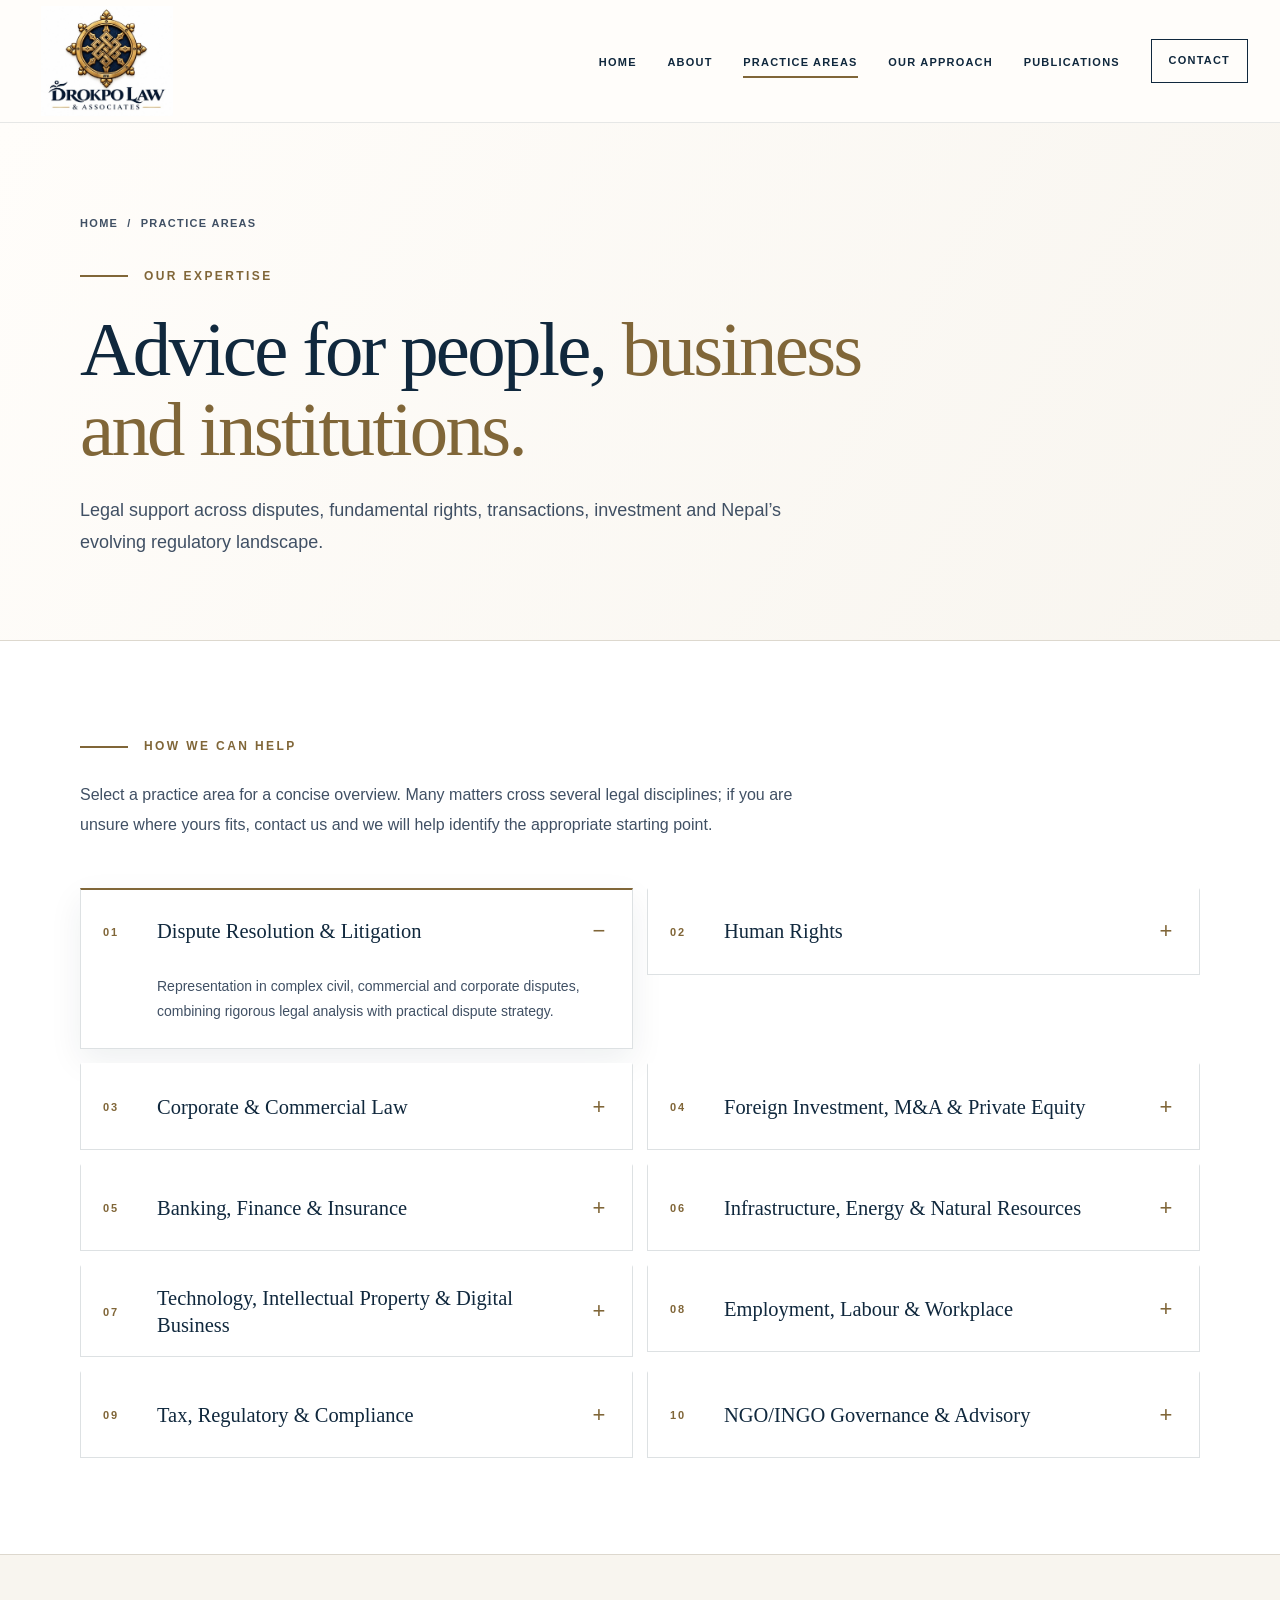
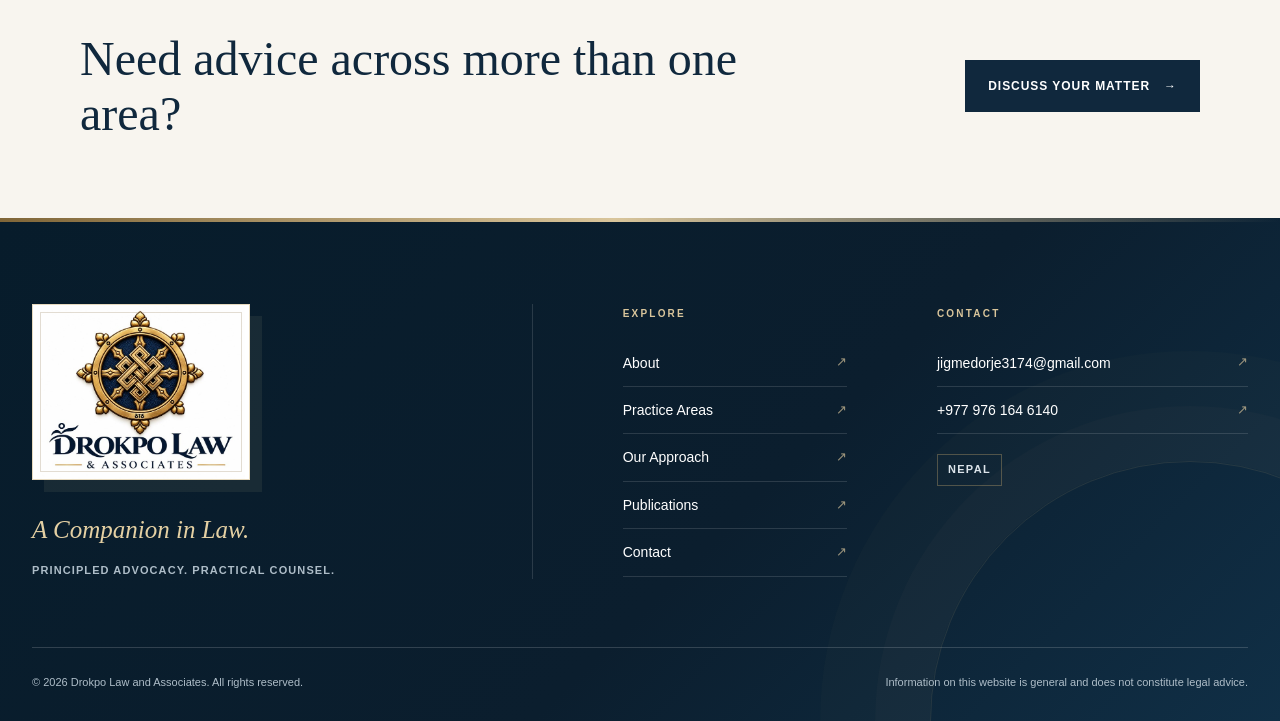
<file: practice-areas.html>
<!doctype html>
<html lang="en">
<head>
  <meta charset="utf-8">
  <meta name="viewport" content="width=device-width, initial-scale=1">
  <meta name="theme-color" content="#10283d">
  <meta name="description" content="Explore the practice areas of Drokpo Law and Associates, including disputes, human rights, corporate law, investment, finance, technology and compliance.">
  <meta name="robots" content="index, follow">
  <meta property="og:type" content="website">
  <meta property="og:site_name" content="Drokpo Law &amp; Associates">
  <meta property="og:title" content="Practice Areas | Drokpo Law &amp; Associates">
  <meta property="og:description" content="Explore the practice areas of Drokpo Law and Associates, including disputes, human rights, corporate law, investment, finance, technology and compliance.">
  <meta property="og:image" content="drokpo-hero.jpg">
  <meta property="og:image:alt" content="The Himalayan landscape of Nepal">
  <meta name="twitter:card" content="summary_large_image">
  <title>Practice Areas | Drokpo Law &amp; Associates</title>
  <link rel="icon" href="favicon-32.png" type="image/png" sizes="32x32">
  <link rel="icon" href="favicon-48.png" type="image/png" sizes="48x48">
  <link rel="apple-touch-icon" href="apple-touch-icon.png">
  <link rel="stylesheet" href="styles.css?v=15">
</head>
<body>
  <a class="skip-link" href="#main-content">Skip to main content</a>
  <header class="site-header" id="top"><div class="header-inner">
    <a class="brand" href="index.html" aria-label="Drokpo Law and Associates home"><span class="brand-crop" aria-hidden="true"><img src="drokpo-logo.jpg?v=5" alt="" width="640" height="533" decoding="async"></span></a>
    <button class="menu-toggle" type="button" aria-expanded="false" aria-controls="main-navigation"><span class="menu-label">Menu</span><span class="menu-icon" aria-hidden="true"></span></button>
    <nav class="main-nav" id="main-navigation" aria-label="Main navigation"><a href="index.html">Home</a><a href="about.html">About</a><a href="practice-areas.html" aria-current="page">Practice Areas</a><a href="approach.html">Our Approach</a><a href="publications.html">Publications</a><a class="nav-contact" href="contact.html">Contact</a></nav>
  </div></header>

  <main id="main-content" class="practice-page">
    <section class="page-hero" aria-labelledby="page-title"><div class="page-hero-inner">
      <nav class="page-breadcrumb" aria-label="Breadcrumb"><a href="index.html">Home</a><span aria-hidden="true">/</span><span>Practice Areas</span></nav>
      <p class="eyebrow">Our expertise</p>
      <h1 id="page-title">Advice for people, <span>business and institutions.</span></h1>
      <p class="page-hero-copy">Legal support across disputes, fundamental rights, transactions, investment and Nepal’s evolving regulatory landscape.</p>
    </div></section>

    <section class="page-content" aria-labelledby="practice-title"><div class="page-content-inner">
      <p class="eyebrow">How we can help</p>
      <h2 id="practice-title" class="visually-hidden">Practice areas</h2>
      <p class="practice-page-intro">Select a practice area for a concise overview. Many matters cross several legal disciplines; if you are unsure where yours fits, contact us and we will help identify the appropriate starting point.</p>
      <div class="practice-list">
        <details class="practice-item" open><summary><span>01</span>Dispute Resolution &amp; Litigation</summary><p>Representation in complex civil, commercial and corporate disputes, combining rigorous legal analysis with practical dispute strategy.</p></details>
        <details class="practice-item"><summary><span>02</span>Human Rights</summary><p>Advice and representation for individuals, communities and institutions in matters involving human and constitutional rights.</p></details>
        <details class="practice-item"><summary><span>03</span>Corporate &amp; Commercial Law</summary><p>Commercially grounded advice from establishment and structuring through governance, expansion, restructuring and exit.</p></details>
        <details class="practice-item"><summary><span>04</span>Foreign Investment, M&amp;A &amp; Private Equity</summary><p>Support for domestic and international investors across market entry, transaction structuring, approvals, ownership and exit.</p></details>
        <details class="practice-item"><summary><span>05</span>Banking, Finance &amp; Insurance</summary><p>Advice on financial transactions, regulatory obligations and disputes for institutions, businesses, investors and stakeholders.</p></details>
        <details class="practice-item"><summary><span>06</span>Infrastructure, Energy &amp; Natural Resources</summary><p>Legal, commercial and regulatory advice for investors, developers, contractors and institutions involved in major projects.</p></details>
        <details class="practice-item"><summary><span>07</span>Technology, Intellectual Property &amp; Digital Business</summary><p>Protection of intellectual assets and guidance through the legal questions created by technology and the digital economy.</p></details>
        <details class="practice-item"><summary><span>08</span>Employment, Labour &amp; Workplace</summary><p>Advice for employers, employees and institutions on workplace relationships, compliance and dispute resolution.</p></details>
        <details class="practice-item"><summary><span>09</span>Tax, Regulatory &amp; Compliance</summary><p>Practical guidance to understand obligations, manage regulatory risk and structure affairs in accordance with applicable law.</p></details>
        <details class="practice-item"><summary><span>10</span>NGO/INGO Governance &amp; Advisory</summary><p>Governance, regulatory and institutional advice for NGOs, INGOs, foundations and other mission-driven organizations.</p></details>
      </div>
    </div></section>
    <section class="page-cta"><div class="page-cta-inner"><h2>Need advice across more than one area?</h2><a class="button" href="contact.html">Discuss your matter <span aria-hidden="true">→</span></a></div></section>
  </main>

  <footer class="site-footer"><div class="section-inner"><div class="footer-main"><div class="footer-brand"><a class="footer-logo" href="index.html" aria-label="Drokpo Law and Associates home"><img src="drokpo-logo.jpg?v=5" width="640" height="533" alt="Drokpo Law and Associates"></a><p class="footer-tagline">A Companion in Law.</p><p class="footer-statement">Principled advocacy. Practical counsel.</p></div><div class="footer-column"><h2>Explore</h2><a href="about.html">About</a><a href="practice-areas.html">Practice Areas</a><a href="approach.html">Our Approach</a><a href="publications.html">Publications</a><a href="contact.html">Contact</a></div><div class="footer-column footer-contact"><h2>Contact</h2><a href="mailto:jigmedorje3174@gmail.com">jigmedorje3174@gmail.com</a><a href="tel:+9779761646140">+977&nbsp;976&nbsp;164&nbsp;6140</a><p>Nepal</p></div></div><div class="footer-bottom"><p>© <span id="current-year">2026</span> Drokpo Law and Associates. All rights reserved.</p><p>Information on this website is general and does not constitute legal advice.</p></div></div></footer>
  <script src="app.js?v=5" defer></script>
</body>
</html>
</file>
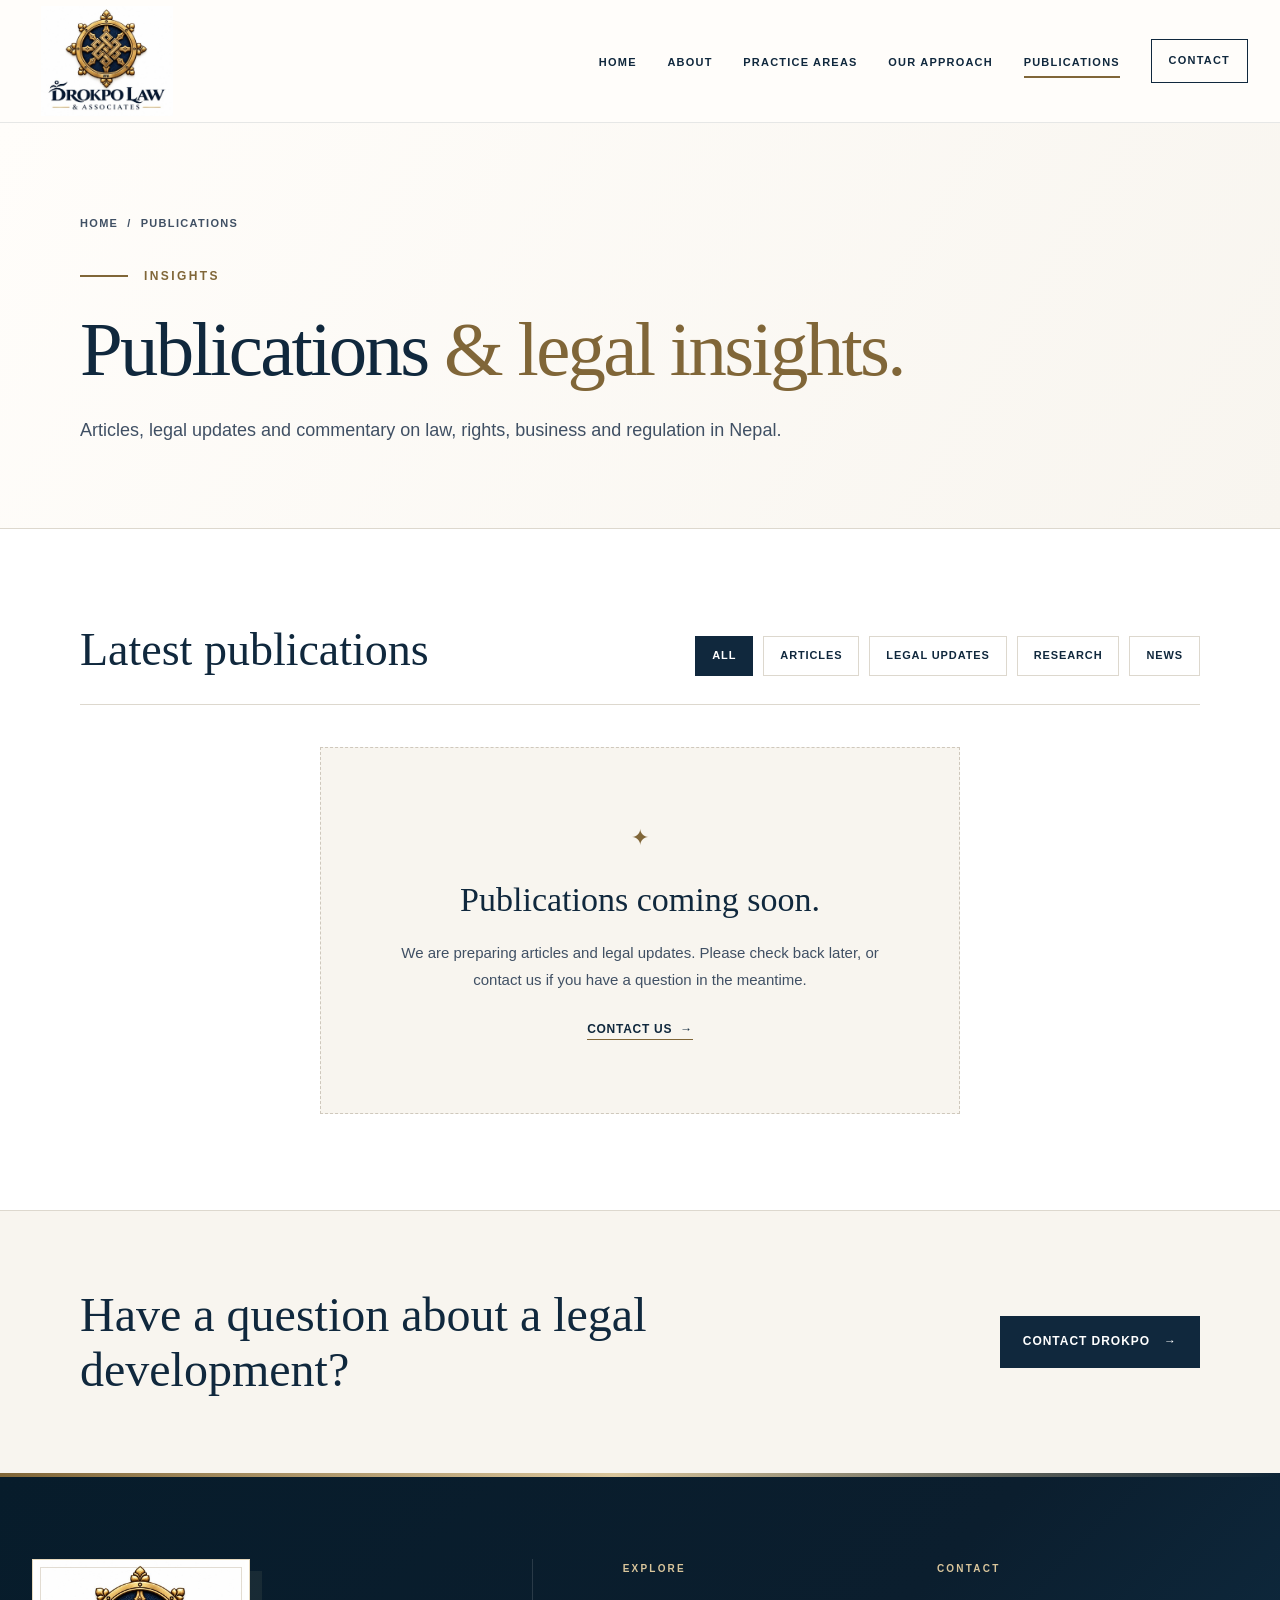
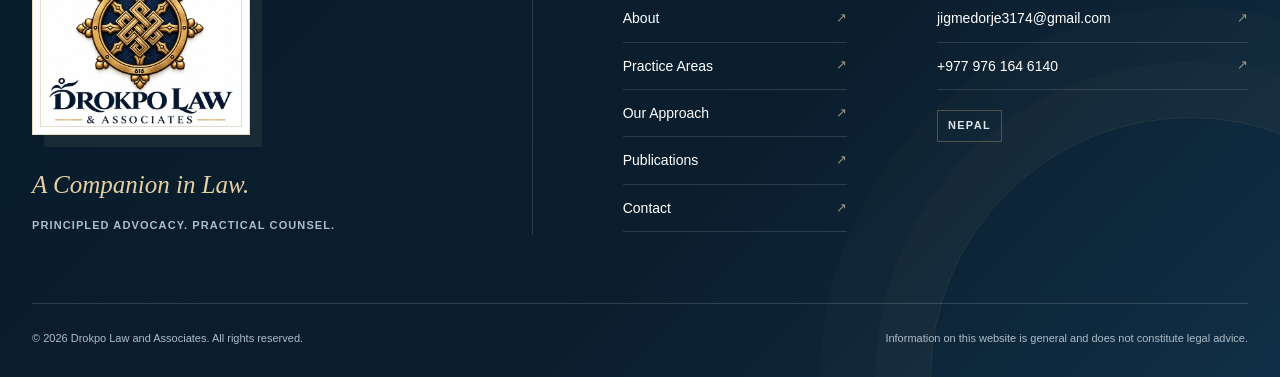
<file: publications.html>
<!doctype html>
<html lang="en">
<head>
  <meta charset="utf-8">
  <meta name="viewport" content="width=device-width, initial-scale=1">
  <meta name="theme-color" content="#10283d">
  <meta name="description" content="Articles, legal updates and insights from Drokpo Law and Associates on law, rights, business and regulation in Nepal.">
  <meta name="robots" content="index, follow">
  <meta property="og:type" content="website">
  <meta property="og:site_name" content="Drokpo Law &amp; Associates">
  <meta property="og:title" content="Publications | Drokpo Law &amp; Associates">
  <meta property="og:description" content="Articles, legal updates and insights from Drokpo Law and Associates on law, rights, business and regulation in Nepal.">
  <meta property="og:image" content="drokpo-hero.jpg">
  <meta property="og:image:alt" content="The Himalayan landscape of Nepal">
  <meta name="twitter:card" content="summary_large_image">
  <title>Publications | Drokpo Law &amp; Associates</title>
  <link rel="icon" href="favicon-32.png" type="image/png" sizes="32x32">
  <link rel="icon" href="favicon-48.png" type="image/png" sizes="48x48">
  <link rel="apple-touch-icon" href="apple-touch-icon.png">
  <link rel="stylesheet" href="styles.css?v=15">
</head>
<body>
  <a class="skip-link" href="#main-content">Skip to main content</a>
  <header class="site-header" id="top"><div class="header-inner">
    <a class="brand" href="index.html" aria-label="Drokpo Law and Associates home"><span class="brand-crop" aria-hidden="true"><img src="drokpo-logo.jpg?v=5" alt="" width="640" height="533" decoding="async"></span></a>
    <button class="menu-toggle" type="button" aria-expanded="false" aria-controls="main-navigation"><span class="menu-label">Menu</span><span class="menu-icon" aria-hidden="true"></span></button>
    <nav class="main-nav" id="main-navigation" aria-label="Main navigation"><a href="index.html">Home</a><a href="about.html">About</a><a href="practice-areas.html">Practice Areas</a><a href="approach.html">Our Approach</a><a href="publications.html" aria-current="page">Publications</a><a class="nav-contact" href="contact.html">Contact</a></nav>
  </div></header>

  <main id="main-content" class="publications-page">
    <section class="page-hero" aria-labelledby="page-title"><div class="page-hero-inner">
      <nav class="page-breadcrumb" aria-label="Breadcrumb"><a href="index.html">Home</a><span aria-hidden="true">/</span><span>Publications</span></nav>
      <p class="eyebrow">Insights</p>
      <h1 id="page-title">Publications <span>&amp; legal insights.</span></h1>
      <p class="page-hero-copy">Articles, legal updates and commentary on law, rights, business and regulation in Nepal.</p>
    </div></section>

    <section class="page-content" aria-labelledby="publications-title"><div class="page-content-inner">
      <div class="publications-toolbar">
        <h2 id="publications-title">Latest publications</h2>
        <div class="publication-filters" role="group" aria-label="Filter publications by category">
          <button type="button" class="filter-chip" data-filter="all" aria-pressed="true">All</button>
          <button type="button" class="filter-chip" data-filter="article" aria-pressed="false">Articles</button>
          <button type="button" class="filter-chip" data-filter="update" aria-pressed="false">Legal Updates</button>
          <button type="button" class="filter-chip" data-filter="research" aria-pressed="false">Research</button>
          <button type="button" class="filter-chip" data-filter="news" aria-pressed="false">News</button>
        </div>
      </div>

      <div class="publication-grid" id="publication-grid">
        <!--
          To add a publication, copy this block and remove the comment marks.
          data-category must be one of: article, update, research, news

          <article class="publication-card" data-category="article">
            <p class="publication-meta"><span>Article</span><time datetime="2026-01-15">15 January 2026</time></p>
            <h3><a href="#">Publication title goes here</a></h3>
            <p>A short summary of one or two sentences describing the publication.</p>
            <a class="text-link" href="#">Read more <span aria-hidden="true">→</span></a>
          </article>
        -->
      </div>

      <div class="publication-empty" id="publication-empty">
        <span class="publication-empty-mark" aria-hidden="true">✦</span>
        <h3>Publications coming soon.</h3>
        <p>We are preparing articles and legal updates. Please check back later, or contact us if you have a question in the meantime.</p>
        <a class="text-link" href="contact.html">Contact us <span aria-hidden="true">→</span></a>
      </div>
    </div></section>
    <section class="page-cta"><div class="page-cta-inner"><h2>Have a question about a legal development?</h2><a class="button" href="contact.html">Contact Drokpo <span aria-hidden="true">→</span></a></div></section>
  </main>

  <footer class="site-footer"><div class="section-inner"><div class="footer-main"><div class="footer-brand"><a class="footer-logo" href="index.html" aria-label="Drokpo Law and Associates home"><img src="drokpo-logo.jpg?v=5" width="640" height="533" alt="Drokpo Law and Associates"></a><p class="footer-tagline">A Companion in Law.</p><p class="footer-statement">Principled advocacy. Practical counsel.</p></div><div class="footer-column"><h2>Explore</h2><a href="about.html">About</a><a href="practice-areas.html">Practice Areas</a><a href="approach.html">Our Approach</a><a href="publications.html">Publications</a><a href="contact.html">Contact</a></div><div class="footer-column footer-contact"><h2>Contact</h2><a href="mailto:jigmedorje3174@gmail.com">jigmedorje3174@gmail.com</a><a href="tel:+9779761646140">+977&nbsp;976&nbsp;164&nbsp;6140</a><p>Nepal</p></div></div><div class="footer-bottom"><p>© <span id="current-year">2026</span> Drokpo Law and Associates. All rights reserved.</p><p>Information on this website is general and does not constitute legal advice.</p></div></div></footer>
  <script src="app.js?v=5" defer></script>
</body>
</html>
</file>
<file: styles.css>
:root {
  --navy: #10283d;
  --navy-deep: #0b1e2e;
  --navy-soft: #405064;
  --gold: #806638;
  --gold-light: #d9c59b;
  --ivory: #f8f5ef;
  --paper: #fffdfa;
  --mist: #f3f5f6;
  --line: #ddd8ce;
  --white: #ffffff;
  --shadow: 0 24px 60px rgba(16, 40, 61, 0.12);
  --serif: Georgia, "Times New Roman", serif;
  --sans: Arial, Helvetica, sans-serif;
}

*, *::before, *::after { box-sizing: border-box; }
html { scroll-behavior: smooth; scroll-padding-top: 126px; }
body { margin: 0; background: var(--paper); color: var(--navy); font-family: var(--sans); line-height: 1.6; text-rendering: optimizeLegibility; }
body.menu-open { overflow: hidden; }
img { display: block; max-width: 100%; }
a { color: inherit; }
button, input, select, textarea { font: inherit; }
:focus-visible { outline: 3px solid #a98037; outline-offset: 4px; }
.visually-hidden { position: absolute !important; width: 1px; height: 1px; padding: 0; margin: -1px; overflow: hidden; clip: rect(0 0 0 0); white-space: nowrap; border: 0; }

.skip-link { position: fixed; top: 12px; left: 12px; z-index: 1000; padding: 12px 18px; background: var(--navy); color: var(--white); transform: translateY(-160%); transition: transform 180ms ease; }
.skip-link:focus { transform: translateY(0); }

.site-header { position: sticky; top: 0; z-index: 100; border-bottom: 1px solid rgba(16, 40, 61, 0.1); background: rgba(255, 253, 250, 0.94); backdrop-filter: blur(14px); }
.header-inner { display: flex; align-items: center; justify-content: space-between; width: min(1400px, 100% - 64px); min-height: 122px; margin: 0 auto; gap: 36px; }
.brand { flex: 0 0 auto; }
.brand-crop { display: block; width: 150px; height: 110px; }
.brand-crop img { width: 100%; height: 100%; object-fit: contain; object-position: center; }

.main-nav { display: flex; align-items: center; gap: clamp(18px, 2.4vw, 34px); }
.main-nav a { position: relative; padding: 34px 0 30px; color: var(--navy); font-size: 11px; font-weight: 700; letter-spacing: 0.11em; text-decoration: none; text-transform: uppercase; }
.main-nav a::after { position: absolute; right: 0; bottom: 24px; left: 0; height: 2px; background: var(--gold); content: ""; transform: scaleX(0); transition: transform 180ms ease; }
.main-nav a:hover::after, .main-nav a[aria-current="page"]::after { transform: scaleX(1); }
.main-nav .nav-contact { padding: 12px 17px; border: 1px solid var(--navy); }
.main-nav .nav-contact::after { display: none; }
.main-nav .nav-contact:hover, .main-nav .nav-contact[aria-current="page"] { background: var(--navy); color: var(--white); }

.menu-toggle { display: none; align-items: center; gap: 10px; border: 0; background: transparent; color: var(--navy); cursor: pointer; font-size: 11px; font-weight: 700; letter-spacing: 0.12em; text-transform: uppercase; }
.menu-icon, .menu-icon::before, .menu-icon::after { display: block; width: 22px; height: 2px; background: currentColor; content: ""; transition: transform 180ms ease; }
.menu-icon { position: relative; }
.menu-icon::before { position: absolute; top: -6px; }
.menu-icon::after { position: absolute; top: 6px; }
.menu-toggle[aria-expanded="true"] .menu-icon { background: transparent; }
.menu-toggle[aria-expanded="true"] .menu-icon::before { top: 0; transform: rotate(45deg); }
.menu-toggle[aria-expanded="true"] .menu-icon::after { top: 0; transform: rotate(-45deg); }

.hero { overflow: hidden; background: linear-gradient(115deg, var(--paper) 0%, var(--ivory) 58%, #ede7dc 100%); }
.hero-inner { display: grid; grid-template-columns: minmax(0, 0.93fr) minmax(440px, 1.07fr); align-items: stretch; width: min(1500px, 100%); min-height: 680px; margin: 0 auto; }
.hero-content { display: flex; flex-direction: column; justify-content: center; padding: 88px clamp(40px, 6vw, 96px); }
.eyebrow { display: flex; align-items: center; gap: 16px; margin: 0 0 24px; color: var(--gold); font-size: 12px; font-weight: 700; letter-spacing: 0.2em; text-transform: uppercase; }
.eyebrow::before { width: 48px; height: 2px; background: currentColor; content: ""; }
h1, h2, h3, p { margin-top: 0; }
h1, h2, h3 { font-family: var(--serif); font-weight: 400; }
h1 { max-width: 720px; margin-bottom: 30px; font-size: clamp(46px, 5.2vw, 78px); letter-spacing: -0.035em; line-height: 1.04; }
h1 span { color: var(--gold); }
.hero-lead { max-width: 610px; margin-bottom: 0; color: var(--navy-soft); font-size: 17px; line-height: 1.8; }
.hero-actions { display: flex; align-items: center; flex-wrap: wrap; gap: 28px; margin-top: 36px; }
.button { display: inline-flex; align-items: center; justify-content: center; gap: 14px; min-height: 52px; padding: 15px 22px; border: 1px solid transparent; border-radius: 0; cursor: pointer; font-size: 12px; font-weight: 700; letter-spacing: 0.08em; text-decoration: none; text-transform: uppercase; transition: background 180ms ease, color 180ms ease, transform 180ms ease; }
.button:hover { transform: translateY(-2px); }
.button-primary { background: var(--navy); color: var(--white); }
.button-primary:hover { background: var(--gold); }
.text-link { display: inline-flex; align-items: center; gap: 8px; width: fit-content; border-bottom: 1px solid var(--gold); color: var(--navy); font-size: 12px; font-weight: 700; letter-spacing: 0.06em; text-decoration: none; text-transform: uppercase; }
.text-link:hover { color: var(--gold); }
.hero-signals { display: flex; flex-wrap: wrap; gap: 12px 28px; margin: 44px 0 0; padding: 22px 0 0; border-top: 1px solid var(--line); color: var(--navy-soft); font-size: 12px; font-weight: 700; letter-spacing: 0.06em; list-style: none; text-transform: uppercase; }
.hero-signals li { display: flex; align-items: center; gap: 10px; }
.hero-signals li::before { width: 5px; height: 5px; border-radius: 50%; background: var(--gold); content: ""; }

.hero-visual { position: relative; min-height: 680px; margin: 0; background: var(--navy); }
.hero-visual::after { position: absolute; inset: 0; background: linear-gradient(180deg, rgba(11, 30, 46, 0.04), rgba(11, 30, 46, 0.4)); content: ""; }
.hero-visual img { width: 100%; height: 100%; object-fit: cover; object-position: center; }
.hero-visual figcaption { position: absolute; z-index: 1; right: 36px; bottom: 36px; left: 36px; padding: 22px 24px; border-left: 3px solid var(--gold-light); background: rgba(11, 30, 46, 0.9); color: var(--white); }
.hero-visual figcaption span, .hero-visual figcaption strong { display: block; }
.hero-visual figcaption span { color: var(--gold-light); font-size: 10px; font-weight: 700; letter-spacing: 0.18em; text-transform: uppercase; }
.hero-visual figcaption strong { margin-top: 5px; font-family: var(--serif); font-size: 19px; font-weight: 400; }

/* Keep the desktop image comfortably within the first viewport. */
@media (min-width: 821px) {
  .hero-visual {
    align-self: center;
    height: clamp(500px, calc(100vh - 220px), 600px);
    min-height: 0;
  }
}

.section { padding: 112px 0; }
.section-inner { width: min(1320px, 100% - 64px); margin: 0 auto; }
.section-heading h2, .split-heading h2, .contact h2 { margin-bottom: 0; font-size: clamp(38px, 4.4vw, 62px); letter-spacing: -0.025em; line-height: 1.08; }

.about { background: var(--white); }
.about-grid { display: grid; grid-template-columns: 0.82fr 1.18fr; gap: clamp(50px, 8vw, 120px); }
.about-copy { max-width: 670px; }
.about-copy p { color: var(--navy-soft); font-size: 16px; line-height: 1.85; }
.about-copy .lead-copy { color: var(--navy); font-family: var(--serif); font-size: clamp(23px, 2.2vw, 31px); line-height: 1.48; }
.about-copy .text-link { margin-top: 12px; }

.foundations { background: var(--ivory); }
.split-heading { display: grid; grid-template-columns: 1fr 0.8fr; align-items: end; gap: clamp(40px, 7vw, 100px); margin-bottom: 52px; }
.split-heading > p { max-width: 560px; margin: 0; color: var(--navy-soft); font-size: 16px; line-height: 1.85; }
.foundation-grid { display: grid; grid-template-columns: 1fr 1fr; gap: 24px; }
.foundation-card { position: relative; display: flex; flex-direction: column; min-height: 410px; padding: clamp(34px, 4vw, 58px); overflow: hidden; border-top: 3px solid var(--gold); background: var(--white); isolation: isolate; }
.foundation-card-dark { background: var(--navy); color: var(--white); }
.foundation-card::before { position: absolute; z-index: 0; top: 50%; left: 50%; width: clamp(150px, 17vw, 230px); aspect-ratio: 1; background-position: center; background-repeat: no-repeat; background-size: contain; content: ""; opacity: 0; transform: translate(-50%, calc(-50% + 16px)) scale(0.9) rotate(-3deg); transition: opacity 320ms ease, transform 420ms cubic-bezier(0.2, 0.75, 0.25, 1); pointer-events: none; }
.foundation-card > * { position: relative; z-index: 1; }
.foundation-justice::before { background-image: url("foundation-khorlo-sm.png"); }
.foundation-enterprise::before { background-image: url("foundation-pata-sm.png"); }
.foundation-card:hover::before { opacity: 0.72; transform: translate(-50%, -50%) scale(1) rotate(0); }
.foundation-card-dark:hover::before { opacity: 0.46; }
.card-number { margin-bottom: auto; color: var(--gold); font-size: 12px; font-weight: 700; letter-spacing: 0.18em; }
.foundation-card-dark .card-number { color: var(--gold-light); }
.foundation-card h3 { margin: 32px 0 18px; font-size: clamp(31px, 3.2vw, 46px); line-height: 1.15; }
.foundation-card > p:not(.card-number) { max-width: 570px; color: var(--navy-soft); }
.foundation-card-dark > p:not(.card-number) { color: #dce4ea; }
.foundation-card .practice-tags { margin: 18px 0 0; padding-top: 18px; border-top: 1px solid var(--line); color: var(--navy); font-size: 12px; font-weight: 700; letter-spacing: 0.04em; }
.foundation-card-dark .practice-tags { border-color: rgba(255,255,255,0.18); color: var(--gold-light); }

.practice { background: var(--mist); }
.practice-heading { margin-bottom: 42px; }
.practice-list { display: grid; grid-template-columns: 1fr 1fr; gap: 14px; }
.practice-item { align-self: start; border: 1px solid #dde1e3; border-top: 2px solid transparent; background: var(--white); transition: border-color 180ms ease, box-shadow 180ms ease; }
.practice-item:hover, .practice-item[open] { border-top-color: var(--gold); box-shadow: 0 12px 32px rgba(16, 40, 61, 0.07); }
.practice-item summary { display: grid; grid-template-columns: 42px 1fr 22px; align-items: center; gap: 12px; min-height: 84px; padding: 18px 22px; cursor: pointer; font-family: var(--serif); font-size: clamp(18px, 1.6vw, 23px); line-height: 1.3; list-style: none; }
.practice-item summary::-webkit-details-marker { display: none; }
.practice-item summary span { color: var(--gold); font-family: var(--sans); font-size: 11px; font-weight: 700; letter-spacing: 0.16em; }
.practice-item summary::after { color: var(--gold); content: "+"; font-family: var(--sans); font-size: 22px; text-align: center; }
.practice-item[open] summary::after { content: "−"; }
.practice-item p { margin: 0; padding: 0 22px 24px 76px; color: var(--navy-soft); font-size: 14px; line-height: 1.8; }

.approach { border-top: 1px solid var(--line); background: var(--white); color: var(--navy); }
.approach .eyebrow { color: var(--gold); }
.approach-heading { display: grid; grid-template-columns: 1fr 1.3fr; gap: 24px 80px; }
.approach-heading .eyebrow { grid-column: 1 / -1; }
.approach-heading p:last-child { max-width: 590px; margin: 0; color: var(--navy-soft); line-height: 1.85; }
.steps { display: grid; grid-template-columns: repeat(3, 1fr); gap: 0; margin: 68px 0 0; padding: 0; list-style: none; }
.steps li { min-height: 250px; padding: 34px; border-top: 1px solid var(--line); border-bottom: 1px solid var(--line); border-left: 1px solid var(--line); background: var(--ivory); }
.steps li:last-child { border-right: 1px solid var(--line); }
.steps span { color: var(--gold); font-size: 11px; font-weight: 700; letter-spacing: 0.18em; }
.steps h3 { margin: 42px 0 14px; font-size: 28px; }
.steps p { margin-bottom: 0; color: var(--navy-soft); font-size: 14px; line-height: 1.75; }

.contact { background: var(--white); }
.contact-grid { display: grid; grid-template-columns: 0.84fr 1.16fr; align-items: start; gap: clamp(54px, 8vw, 120px); }
.contact-intro > p:not(.eyebrow) { max-width: 540px; margin-top: 28px; color: var(--navy-soft); line-height: 1.85; }
.contact-methods { display: grid; gap: 12px; margin-top: 36px; }
.contact-methods a { display: block; padding: 18px 20px; border: 1px solid var(--line); text-decoration: none; transition: border-color 180ms ease, background 180ms ease; }
.contact-methods a:hover { border-color: var(--gold); background: var(--ivory); }
.contact-methods span, .contact-methods strong { display: block; }
.contact-methods span { margin-bottom: 3px; color: var(--gold); font-size: 10px; font-weight: 700; letter-spacing: 0.16em; text-transform: uppercase; }
.contact-methods strong { overflow-wrap: anywhere; font-size: 15px; }
.contact-notice { margin-top: 34px; padding: 22px; border-left: 3px solid var(--gold); background: var(--ivory); }
.contact-notice strong { font-family: var(--serif); font-size: 18px; font-weight: 400; }
.contact-notice p { margin: 8px 0 0; color: var(--navy-soft); font-size: 13px; line-height: 1.7; }

.contact-panel { padding: clamp(30px, 4.4vw, 58px); border-top: 3px solid var(--gold); background: var(--ivory); box-shadow: var(--shadow); }
.contact-panel h3 { margin-bottom: 6px; font-size: clamp(29px, 3vw, 39px); }
.form-intro { margin-bottom: 30px; color: var(--navy-soft); font-size: 14px; }
.form-row { display: grid; grid-template-columns: 1fr 1fr; gap: 18px; }
.form-group { margin-bottom: 20px; }
.form-group label { display: block; margin-bottom: 8px; font-size: 12px; font-weight: 700; }
.form-group input, .form-group select, .form-group textarea { width: 100%; border: 1px solid #cfc8bc; border-radius: 0; background: var(--white); color: var(--navy); padding: 13px 14px; font-size: 15px; }
.form-group input, .form-group select { min-height: 49px; }
.form-group textarea { min-height: 142px; resize: vertical; }
.form-group input:focus, .form-group select:focus, .form-group textarea:focus { border-color: var(--gold); outline: 3px solid rgba(128,102,56,0.24); }
.form-submit { width: 100%; }
.form-note { margin: 13px 0 0; color: var(--navy-soft); font-size: 12px; line-height: 1.6; }

.site-footer { position: relative; overflow: hidden; padding: 86px 0 30px; background: linear-gradient(135deg, #071c2b 0%, var(--navy-deep) 58%, #102f46 100%); color: var(--white); }
.site-footer::before { position: absolute; top: 0; right: 0; left: 0; height: 4px; background: linear-gradient(90deg, var(--gold) 0%, var(--gold-light) 48%, transparent 100%); content: ""; }
.site-footer::after { position: absolute; right: -170px; bottom: -260px; width: 520px; height: 520px; border: 1px solid rgba(202,173,113,0.13); border-radius: 50%; box-shadow: 0 0 0 55px rgba(202,173,113,0.025), 0 0 0 110px rgba(202,173,113,0.018); content: ""; pointer-events: none; }
.site-footer .section-inner { position: relative; z-index: 1; }
.footer-main { display: grid; grid-template-columns: minmax(300px, 1.45fr) minmax(180px, 0.65fr) minmax(240px, 0.9fr); gap: clamp(46px, 7vw, 100px); padding-bottom: 68px; }
.footer-logo { position: relative; display: flex; align-items: center; justify-content: center; width: 218px; height: 176px; overflow: hidden; border: 1px solid rgba(217,197,155,0.65); background: var(--white); box-shadow: 12px 12px 0 rgba(217,197,155,0.08); transition: border-color 180ms ease, transform 180ms ease, box-shadow 180ms ease; }
.footer-logo::after { position: absolute; inset: 7px; border: 1px solid rgba(128,102,56,0.22); content: ""; pointer-events: none; }
.footer-logo:hover { border-color: var(--gold-light); box-shadow: 8px 8px 0 rgba(217,197,155,0.14); transform: translate(2px, 2px); }
.footer-logo img { width: 100%; height: 100%; object-fit: contain; }
.footer-tagline { max-width: 360px; margin: 30px 0 0; color: #e4d0a3; font-family: var(--serif); font-size: clamp(20px, 2vw, 25px); font-style: italic; }
.footer-statement { margin: 12px 0 0; color: #aebdc8; font-size: 11px; font-weight: 700; letter-spacing: 0.1em; text-transform: uppercase; }
.footer-column { display: flex; flex-direction: column; align-items: stretch; gap: 0; }
.footer-column h2 { margin: 2px 0 18px; color: var(--gold-light); font-family: var(--sans); font-size: 10px; font-weight: 700; letter-spacing: 0.22em; text-transform: uppercase; }
.footer-column a { display: flex; align-items: center; justify-content: space-between; gap: 18px; padding: 12px 0; border-bottom: 1px solid rgba(255,255,255,0.13); color: var(--white); font-size: 14px; text-decoration: none; transition: border-color 180ms ease, color 180ms ease, padding-left 180ms ease; }
.footer-column a::after { flex: 0 0 auto; color: var(--gold-light); content: "↗"; font-size: 13px; opacity: 0.7; transition: transform 180ms ease; }
.footer-column a:hover { padding-left: 5px; border-color: rgba(202,173,113,0.65); color: var(--gold-light); }
.footer-column a:hover::after { transform: translate(3px, -3px); }
.footer-column p { align-self: flex-start; margin: 20px 0 0; padding: 6px 10px; border: 1px solid rgba(202,173,113,0.35); color: #dce4ea; font-size: 11px; font-weight: 700; letter-spacing: 0.12em; text-transform: uppercase; }
.footer-contact a { overflow-wrap: anywhere; }
.footer-bottom { display: flex; align-items: flex-end; justify-content: space-between; gap: 32px; padding-top: 25px; border-top: 1px solid rgba(255,255,255,0.16); }
.footer-bottom p { max-width: 590px; margin: 0; color: #aebdc8; font-size: 11px; line-height: 1.65; }
.footer-bottom p:last-child { text-align: right; }

@media (min-width: 1041px) {
  .footer-brand { padding-right: clamp(35px, 5vw, 72px); border-right: 1px solid rgba(255,255,255,0.13); }
}

/* Interior pages */
.page-hero { padding: 92px 0 82px; background: linear-gradient(120deg, var(--paper), var(--ivory)); border-bottom: 1px solid var(--line); }
.page-hero-inner { width: min(1120px, 100% - 64px); margin: 0 auto; }
.page-hero h1 { max-width: 880px; margin-bottom: 24px; font-size: clamp(48px, 6vw, 78px); }
.page-hero h1 span { color: var(--gold); }
.page-hero-copy { max-width: 720px; margin-bottom: 0; color: var(--navy-soft); font-size: 18px; line-height: 1.8; }
.page-breadcrumb { display: flex; align-items: center; gap: 9px; margin-bottom: 34px; color: var(--navy-soft); font-size: 11px; font-weight: 700; letter-spacing: 0.12em; text-transform: uppercase; }
.page-breadcrumb a { text-decoration: none; }
.page-breadcrumb a:hover { color: var(--gold); }
.page-content { padding: 96px 0; background: var(--white); }
.page-content-inner { width: min(1120px, 100% - 64px); margin: 0 auto; }
.prose-grid { display: grid; grid-template-columns: 0.72fr 1.28fr; gap: clamp(50px, 9vw, 130px); }
.prose-grid h2 { margin-bottom: 0; font-size: clamp(36px, 4vw, 54px); line-height: 1.1; }
.prose-copy p { color: var(--navy-soft); font-size: 16px; line-height: 1.9; }
.prose-copy .lead-copy { color: var(--navy); font-family: var(--serif); font-size: clamp(23px, 2.2vw, 30px); line-height: 1.5; }
.value-grid { display: grid; grid-template-columns: repeat(3, 1fr); gap: 18px; margin-top: 66px; }
.value-card { padding: 34px; border: 1px solid var(--line); background: var(--ivory); }
.value-card span { color: var(--gold); font-size: 11px; font-weight: 700; letter-spacing: 0.16em; }
.value-card h3 { margin: 30px 0 13px; font-size: 25px; }
.value-card p { margin: 0; color: var(--navy-soft); font-size: 14px; line-height: 1.75; }
.team-section { overflow: hidden; border-top: 1px solid var(--line); border-bottom: 1px solid var(--line); background: var(--paper); }
.team-heading { display: grid; grid-template-columns: 1fr 0.72fr; align-items: end; gap: clamp(45px, 8vw, 120px); margin-bottom: 66px; }
.team-heading h2 { max-width: 700px; margin-bottom: 0; font-size: clamp(40px, 4.5vw, 64px); letter-spacing: -0.025em; line-height: 1.06; }
.team-heading > p { max-width: 500px; margin: 0; color: var(--navy-soft); font-size: 16px; line-height: 1.85; }
.team-feature { display: grid; grid-template-columns: minmax(300px, 0.78fr) minmax(0, 1.22fr); align-items: stretch; gap: clamp(45px, 8vw, 110px); }
.team-portrait { position: relative; max-width: 470px; margin: 0; }
.team-photo-frame { position: relative; aspect-ratio: 4 / 5; overflow: hidden; border: 1px solid var(--line); background: linear-gradient(145deg, #eadfc9, var(--ivory)); box-shadow: 18px 18px 0 var(--navy); }
.team-photo-frame::after { position: absolute; inset: 16px; border: 1px solid rgba(128,102,56,0.35); content: ""; pointer-events: none; }
.team-photo-frame > span { position: absolute; top: 50%; left: 50%; color: rgba(128,102,56,0.28); font-family: var(--serif); font-size: clamp(72px, 10vw, 128px); letter-spacing: -0.08em; transform: translate(-50%, -50%); }
.team-photo-frame img { position: relative; z-index: 1; width: 100%; height: 100%; object-fit: cover; object-position: center top; }
.team-photo-frame img[hidden] { display: none; }
.team-portrait figcaption { margin: 34px 0 0 18px; color: var(--gold); font-size: 10px; font-weight: 700; letter-spacing: 0.18em; text-transform: uppercase; }
.team-profile { display: flex; flex-direction: column; justify-content: center; padding: clamp(20px, 3vw, 44px) 0; }
.team-role { display: flex; align-items: center; gap: 14px; margin: 0 0 18px; color: var(--gold); font-size: 11px; font-weight: 700; letter-spacing: 0.2em; text-transform: uppercase; }
.team-role::before { width: 38px; height: 1px; background: var(--gold); content: ""; }
.team-profile h3 { margin: 0 0 28px; font-size: clamp(44px, 5vw, 68px); letter-spacing: -0.03em; line-height: 1; }
.team-profile > p:not(.team-role) { max-width: 680px; color: var(--navy-soft); font-size: 15px; line-height: 1.85; }
.team-profile > p.team-lead { color: var(--navy); font-family: var(--serif); font-size: clamp(22px, 2.4vw, 31px); line-height: 1.45; }
.team-contact-links { display: flex; flex-wrap: wrap; gap: 12px; margin-top: 24px; }
.team-contact-links a { display: inline-flex; align-items: center; justify-content: space-between; gap: 28px; min-width: 190px; padding: 14px 16px; border: 1px solid var(--navy); color: var(--navy); font-size: 11px; font-weight: 700; letter-spacing: 0.06em; text-decoration: none; text-transform: uppercase; transition: background 180ms ease, color 180ms ease, transform 180ms ease; }
.team-contact-links a:hover { background: var(--navy); color: var(--white); transform: translateY(-2px); }
.page-cta { padding: 76px 0; border-top: 1px solid var(--line); background: var(--ivory); color: var(--navy); }
.page-cta-inner { display: flex; align-items: center; justify-content: space-between; gap: 40px; width: min(1120px, 100% - 64px); margin: 0 auto; }
.page-cta h2 { max-width: 660px; margin: 0; font-size: clamp(32px, 4vw, 48px); line-height: 1.15; }
.page-cta .button { flex: 0 0 auto; border-color: var(--navy); background: var(--navy); color: var(--white); }
.page-cta .button:hover { border-color: var(--gold); background: var(--gold); color: var(--white); }
.practice-page .practice-list { margin-top: 10px; }
.practice-page-intro { max-width: 740px; margin-bottom: 48px; color: var(--navy-soft); font-size: 16px; line-height: 1.85; }
.contact-page { padding: 96px 0; }
.contact-page .contact-grid { width: min(1120px, 100% - 64px); }

@media (max-width: 820px) {
  .page-hero { padding: 70px 0 62px; }
  .page-hero-inner, .page-content-inner, .page-cta-inner, .contact-page .contact-grid { width: min(100% - 48px, 1120px); }
  .page-content { padding: 78px 0; }
  .prose-grid { grid-template-columns: 1fr; gap: 32px; }
  .value-grid { grid-template-columns: 1fr; margin-top: 48px; }
  .team-heading { grid-template-columns: 1fr; gap: 24px; margin-bottom: 48px; }
  .team-feature { grid-template-columns: minmax(240px, 0.8fr) 1.2fr; gap: 44px; }
  .team-photo-frame { box-shadow: 12px 12px 0 var(--navy); }
  .page-cta-inner { align-items: flex-start; flex-direction: column; }
}

@media (max-width: 560px) {
  .page-hero-inner, .page-content-inner, .page-cta-inner, .contact-page .contact-grid { width: calc(100% - 36px); }
  .page-hero { padding: 54px 0 50px; }
  .page-hero h1 { font-size: 43px; }
  .page-hero-copy { font-size: 16px; }
  .page-content { padding: 66px 0; }
  .value-card { padding: 28px 24px; }
  .team-feature { grid-template-columns: 1fr; gap: 52px; }
  .team-portrait { width: calc(100% - 14px); max-width: 410px; }
  .team-profile { padding: 0; }
  .team-contact-links { flex-direction: column; }
  .team-contact-links a { width: 100%; }
}

@media (max-width: 1040px) {
  .header-inner, .section-inner { width: min(100% - 48px, 1320px); }
  .hero-inner { grid-template-columns: 1fr 0.88fr; min-height: 610px; }
  .hero-content { padding: 70px 38px; }
  .hero-visual { min-height: 610px; }
  .main-nav { gap: 16px; }
  .main-nav a { font-size: 10px; }
  .section { padding: 92px 0; }
  .footer-main { grid-template-columns: 1.2fr 1fr; }
  .footer-brand { grid-column: 1 / -1; padding-bottom: 38px; border-bottom: 1px solid rgba(255,255,255,0.13); }
}

@media (max-width: 820px) {
  html { scroll-padding-top: 96px; }
  .site-header { background: var(--paper); backdrop-filter: none; }
  .header-inner { min-height: 96px; }
  .brand-crop { width: 112px; height: 84px; }
  .menu-toggle { display: inline-flex; min-height: 44px; }
  .main-nav { position: fixed; z-index: 99; top: 96px; right: 0; bottom: 0; left: 0; display: flex; flex-direction: column; align-items: stretch; gap: 0; min-height: calc(100dvh - 96px); padding: 18px 24px 40px; overflow-y: auto; overscroll-behavior: contain; background: var(--paper); visibility: hidden; opacity: 0; transform: translateY(-10px); transition: opacity 180ms ease, transform 180ms ease, visibility 180ms ease; }
  .main-nav.is-open { visibility: visible; opacity: 1; transform: translateY(0); }
  .main-nav a, .main-nav .nav-contact { padding: 18px 4px; border: 0; border-bottom: 1px solid var(--line); font-family: var(--serif); font-size: 25px; font-weight: 400; letter-spacing: 0; text-transform: none; }
  .main-nav a::after { display: none; }
  .main-nav a[aria-current="page"] { color: var(--gold); }
  .main-nav .nav-contact:hover, .main-nav .nav-contact[aria-current="page"] { background: transparent; color: var(--gold); }
  .hero-inner { grid-template-columns: 1fr; }
  .hero-content { padding: 72px 24px 58px; }
  .hero-visual { min-height: min(66vw, 520px); }
  .about-grid, .contact-grid { grid-template-columns: 1fr; }
  .split-heading { grid-template-columns: 1fr; gap: 24px; }
  .foundation-grid { grid-template-columns: 1fr; }
  .foundation-card { min-height: 360px; }
  .foundation-card::before { width: 180px; opacity: 0.1; transform: translate(-50%, -50%); }
  .foundation-card-dark::before { opacity: 0.1; }
  .practice-list { grid-template-columns: 1fr; }
  .approach-heading { grid-template-columns: 1fr; }
  .steps { grid-template-columns: 1fr; }
  .steps li { min-height: auto; border-right: 1px solid var(--line); }
  .steps h3 { margin-top: 25px; }
  .footer-main { grid-template-columns: 1.2fr 1fr; }
  .footer-brand { grid-column: 1 / -1; padding-bottom: 38px; border-bottom: 1px solid rgba(255,255,255,0.13); }
}

@media (max-width: 560px) {
  .header-inner, .section-inner { width: calc(100% - 36px); }
  .brand-crop { width: 104px; height: 80px; }
  .menu-label { position: absolute; width: 1px; height: 1px; overflow: hidden; clip: rect(0 0 0 0); }
  .hero-content { padding: 56px 18px 48px; }
  h1 { font-size: clamp(39px, 12vw, 55px); }
  .hero-actions { align-items: stretch; flex-direction: column; }
  .hero-actions .button { width: 100%; }
  .hero-actions .text-link { align-self: flex-start; }
  .hero-signals { flex-direction: column; gap: 8px; }
  .hero-visual { min-height: 340px; }
  .hero-visual figcaption { right: 18px; bottom: 18px; left: 18px; }
  .section { padding: 74px 0; }
  .section-heading h2, .split-heading h2, .contact h2 { font-size: 39px; }
  .foundation-card { min-height: auto; padding: 30px 25px; }
  .card-number { margin-bottom: 52px; }
  .practice-item summary { grid-template-columns: 34px 1fr 20px; min-height: 74px; padding: 16px; font-size: 19px; }
  .practice-item p { padding: 0 16px 20px 62px; }
  .form-row { grid-template-columns: 1fr; gap: 0; }
  .contact-panel { margin-right: -18px; margin-left: -18px; padding: 30px 18px; box-shadow: none; }
  .site-footer { padding-top: 68px; }
  .footer-main { grid-template-columns: 1fr; gap: 42px; padding-bottom: 50px; }
  .footer-brand { grid-column: auto; padding-bottom: 32px; }
  .footer-logo { width: 190px; height: 154px; }
  .footer-bottom { align-items: flex-start; flex-direction: column; gap: 12px; }
  .footer-bottom p:last-child { text-align: left; }
}

.not-found { display: flex; align-items: center; min-height: 60vh; }

/* Publications */
.publications-toolbar { display: flex; align-items: flex-end; justify-content: space-between; flex-wrap: wrap; gap: 24px 40px; margin-bottom: 42px; padding-bottom: 28px; border-bottom: 1px solid var(--line); }
.publications-toolbar h2 { margin: 0; font-size: clamp(32px, 3.6vw, 46px); line-height: 1.1; }
.publication-filters { display: flex; flex-wrap: wrap; gap: 10px; }
.filter-chip { min-height: 40px; padding: 9px 16px; border: 1px solid var(--line); background: var(--white); color: var(--navy); cursor: pointer; font-size: 11px; font-weight: 700; letter-spacing: 0.08em; text-transform: uppercase; transition: background 180ms ease, border-color 180ms ease, color 180ms ease; }
.filter-chip:hover { border-color: var(--gold); }
.filter-chip[aria-pressed="true"] { border-color: var(--navy); background: var(--navy); color: var(--white); }
.publication-grid { display: grid; grid-template-columns: repeat(3, minmax(0, 1fr)); gap: 18px; }
.publication-grid:not(:has(.publication-card)) { display: none; }
.publication-card { display: flex; flex-direction: column; padding: 30px; border: 1px solid var(--line); border-top: 2px solid var(--gold); background: var(--ivory); }
.publication-card[hidden] { display: none; }
.publication-meta { display: flex; flex-wrap: wrap; justify-content: space-between; gap: 6px 16px; margin-bottom: 22px; color: var(--navy-soft); font-size: 11px; font-weight: 700; letter-spacing: 0.1em; text-transform: uppercase; }
.publication-meta span { color: var(--gold); }
.publication-card h3 { margin-bottom: 12px; font-size: 24px; line-height: 1.25; }
.publication-card h3 a { text-decoration: none; }
.publication-card h3 a:hover { color: var(--gold); }
.publication-card > p:not(.publication-meta) { margin-bottom: 24px; color: var(--navy-soft); font-size: 14px; line-height: 1.75; }
.publication-card .text-link { margin-top: auto; }
.publication-empty { max-width: 640px; margin: 0 auto; padding: clamp(40px, 6vw, 72px) clamp(24px, 5vw, 56px); border: 1px dashed #cfc8bc; background: var(--ivory); text-align: center; }
.publication-empty[hidden] { display: none; }
.publication-empty-mark { display: block; margin-bottom: 18px; color: var(--gold); font-size: 22px; }
.publication-empty h3 { margin-bottom: 12px; font-size: clamp(26px, 3vw, 34px); }
.publication-empty p { margin: 0 auto 22px; color: var(--navy-soft); font-size: 15px; line-height: 1.8; }
.publication-empty .text-link { margin: 0 auto; }

@media (max-width: 1040px) {
  .publication-grid { grid-template-columns: repeat(2, minmax(0, 1fr)); }
}

@media (max-width: 820px) {
  .publications-toolbar { align-items: flex-start; flex-direction: column; }
}

@media (max-width: 560px) {
  .publication-grid { grid-template-columns: 1fr; }
  .publication-card { padding: 26px 22px; }
  .publication-filters { gap: 8px; }
  .filter-chip { padding: 8px 12px; }
}

@media (prefers-reduced-motion: reduce) {
  html { scroll-behavior: auto; }
  *, *::before, *::after { scroll-behavior: auto !important; transition-duration: 0.01ms !important; }
}
</file>
